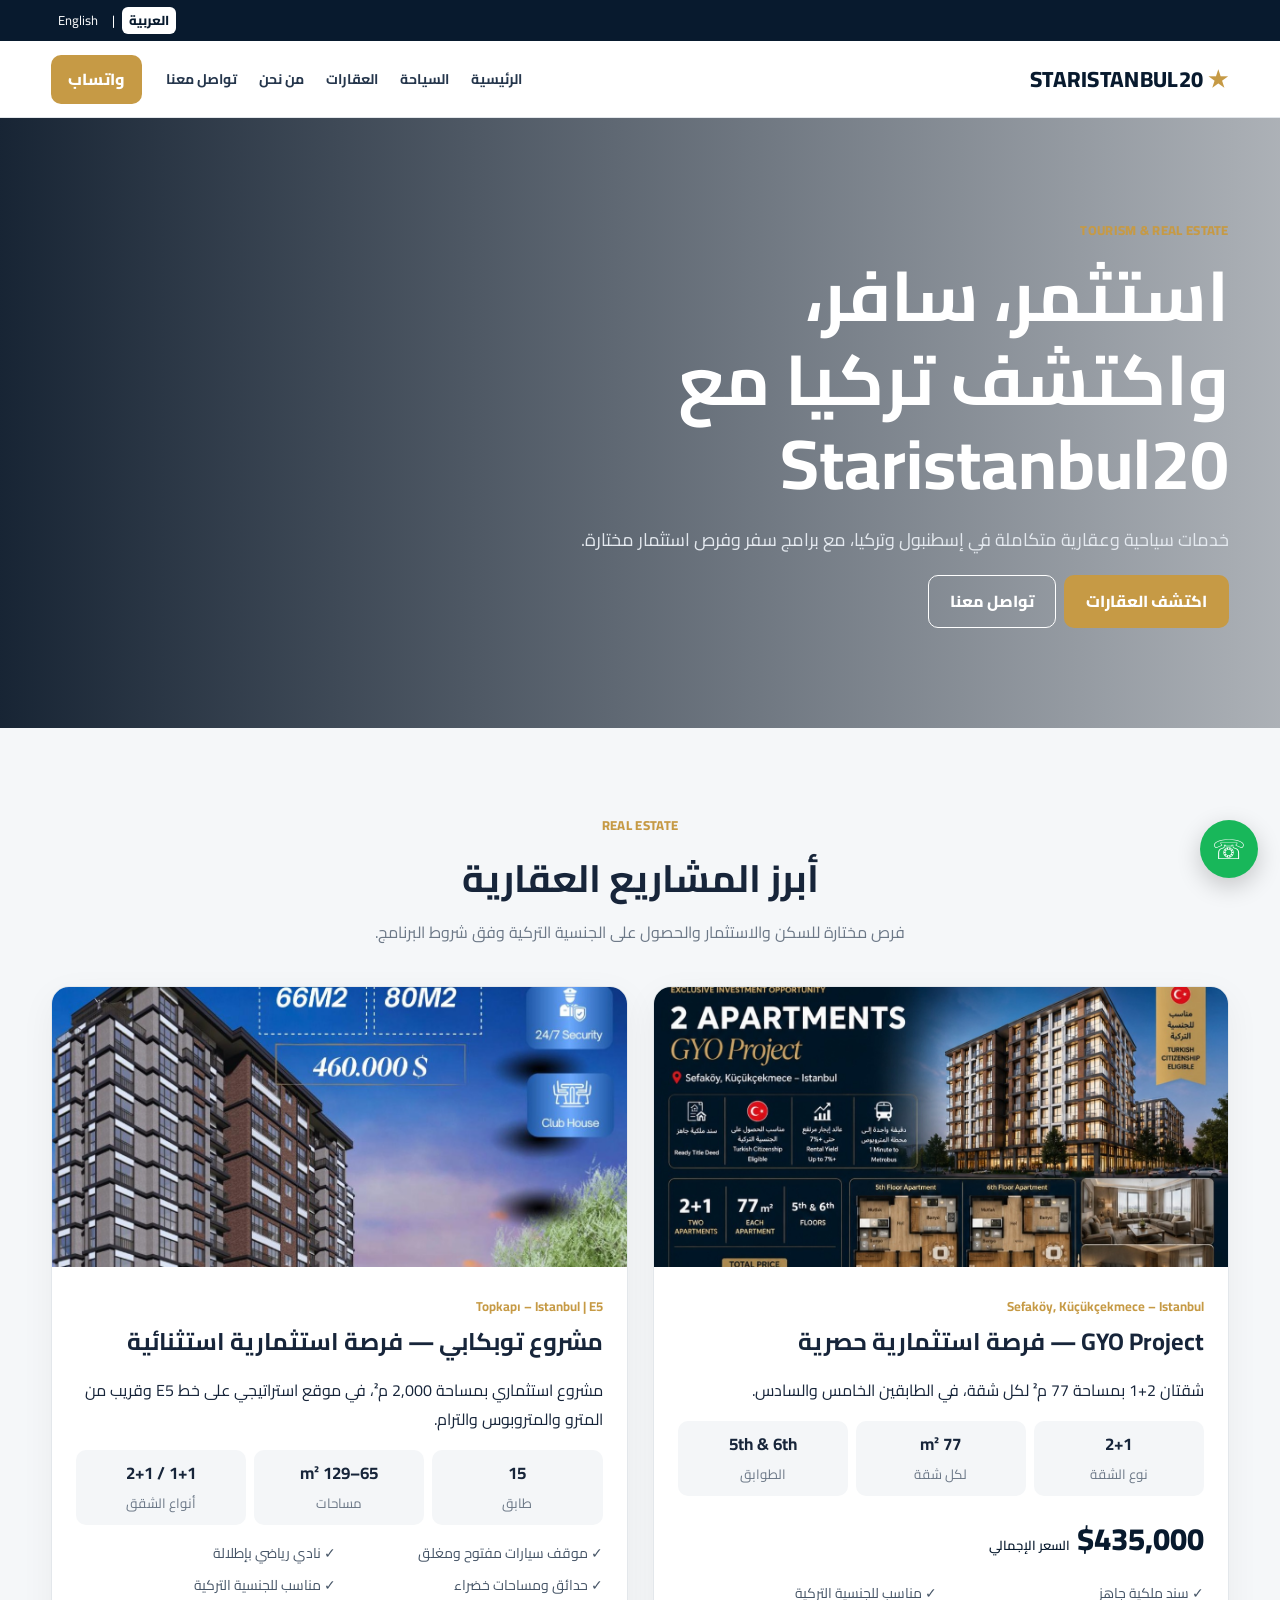
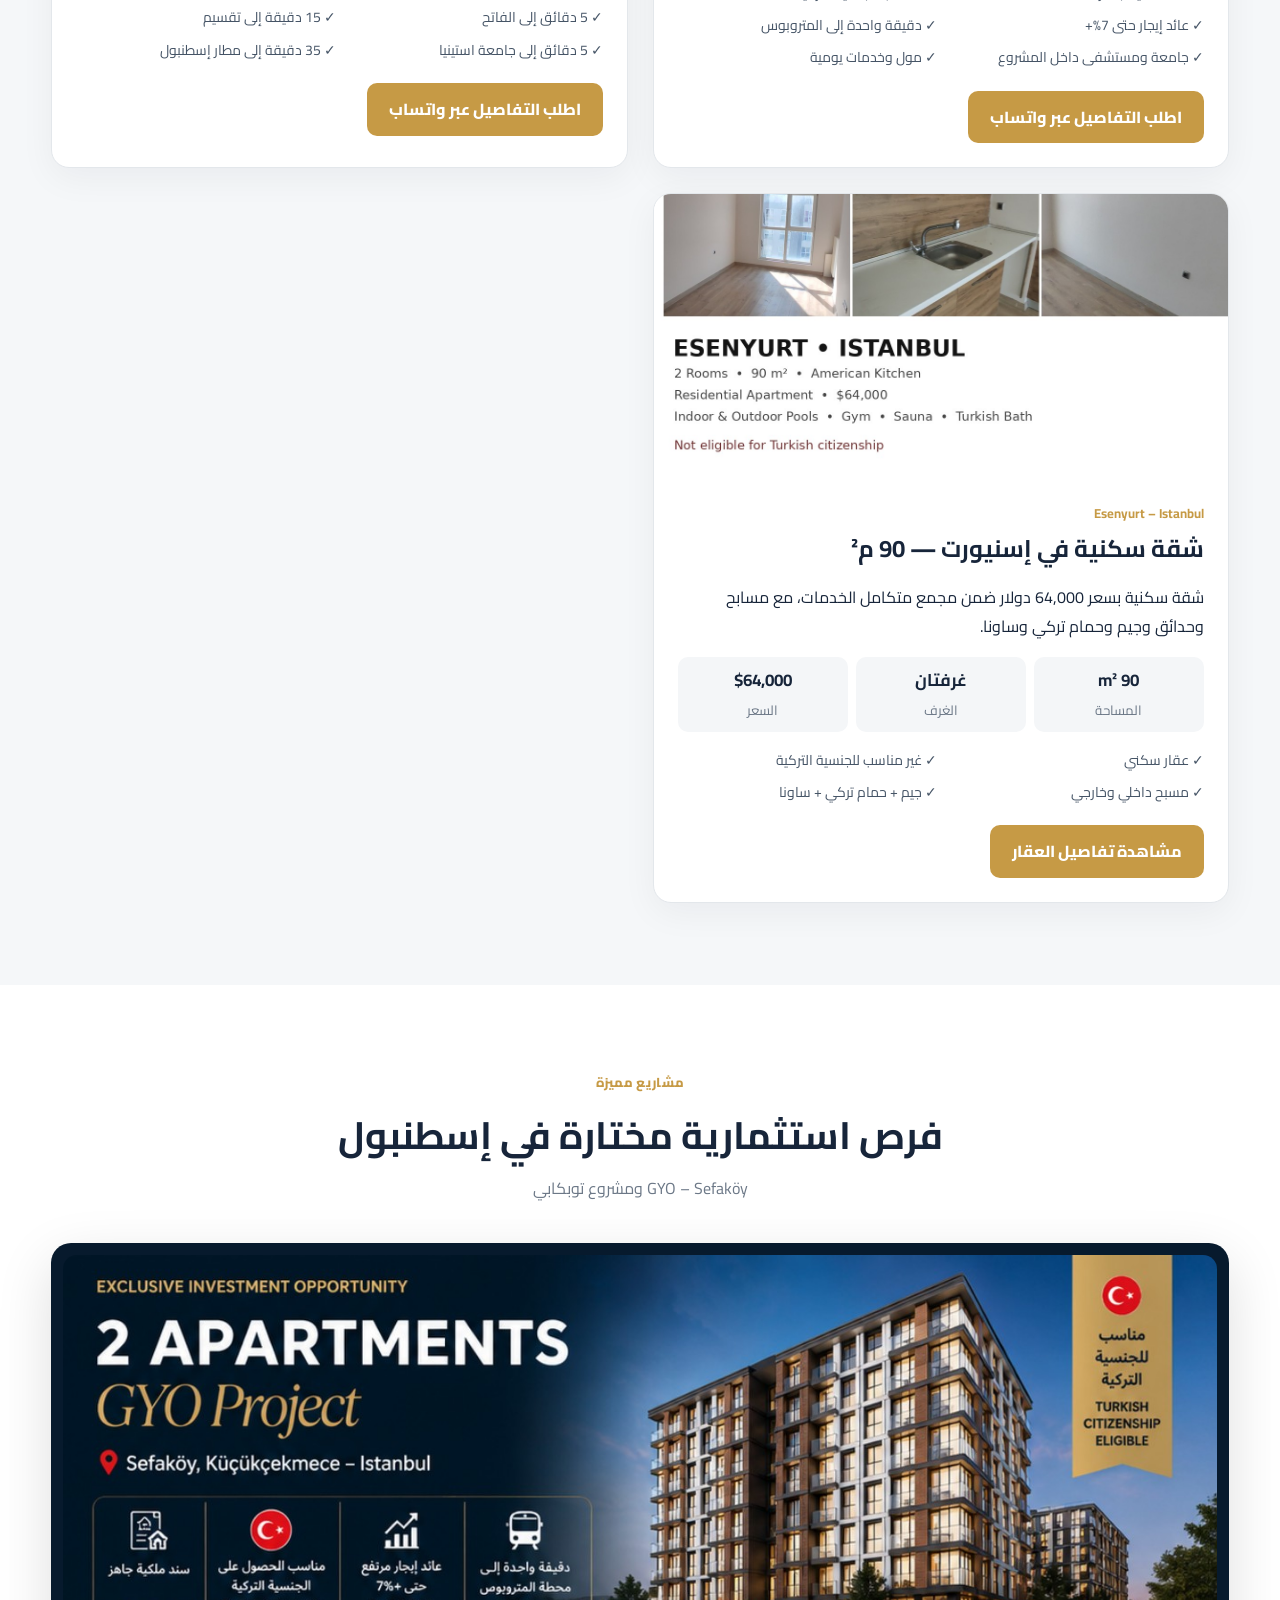
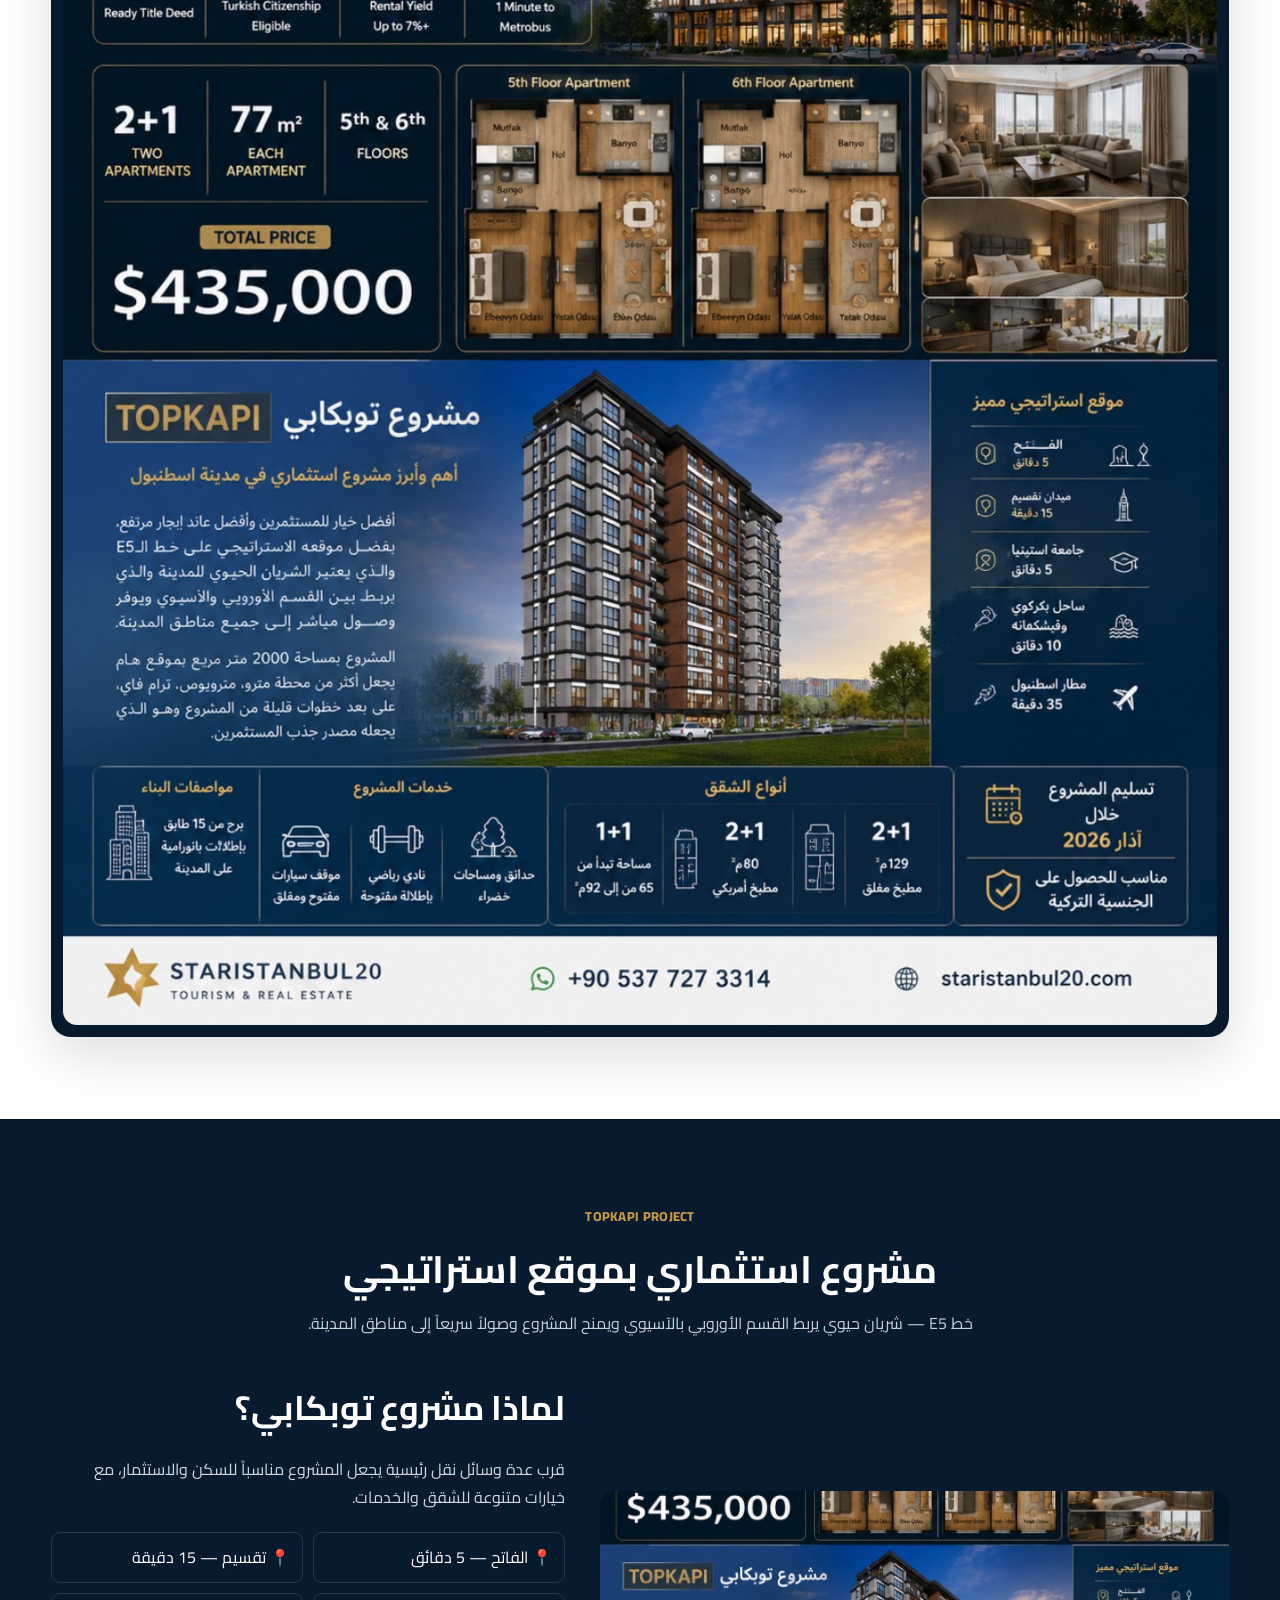
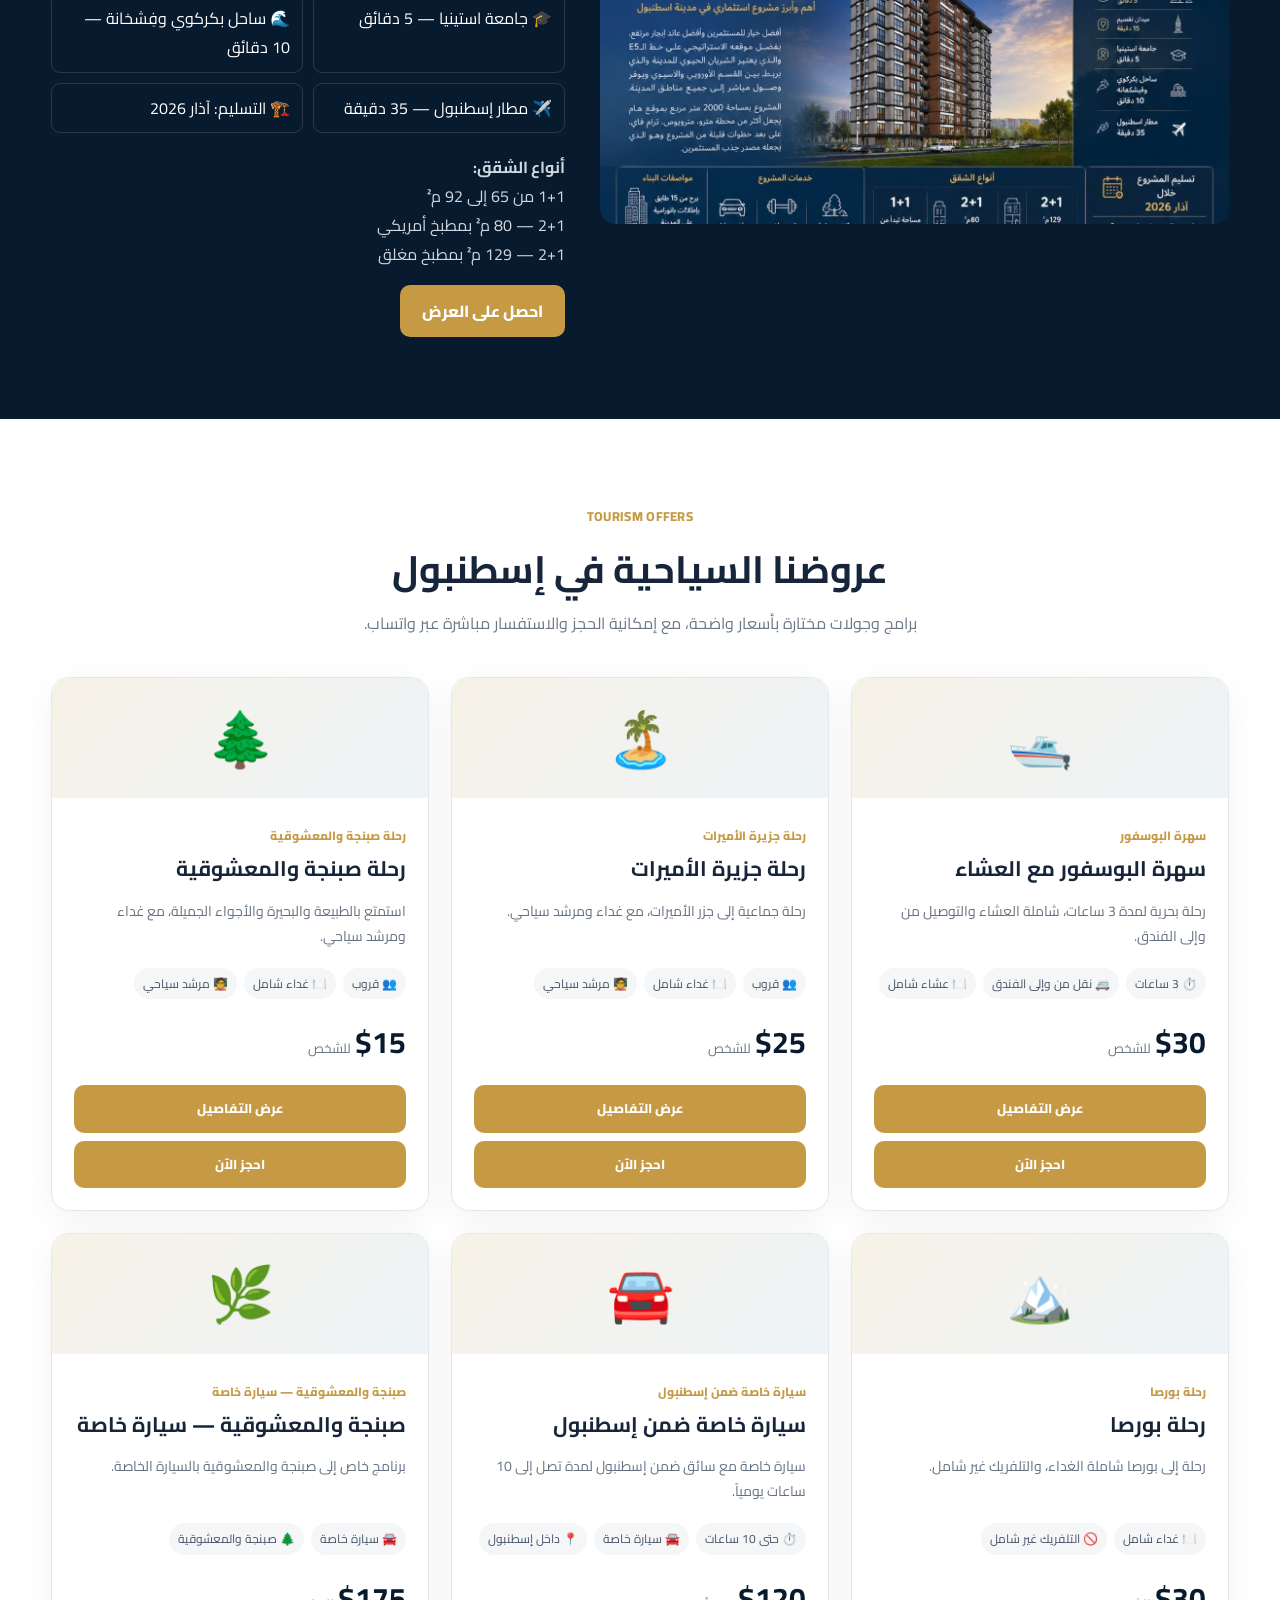
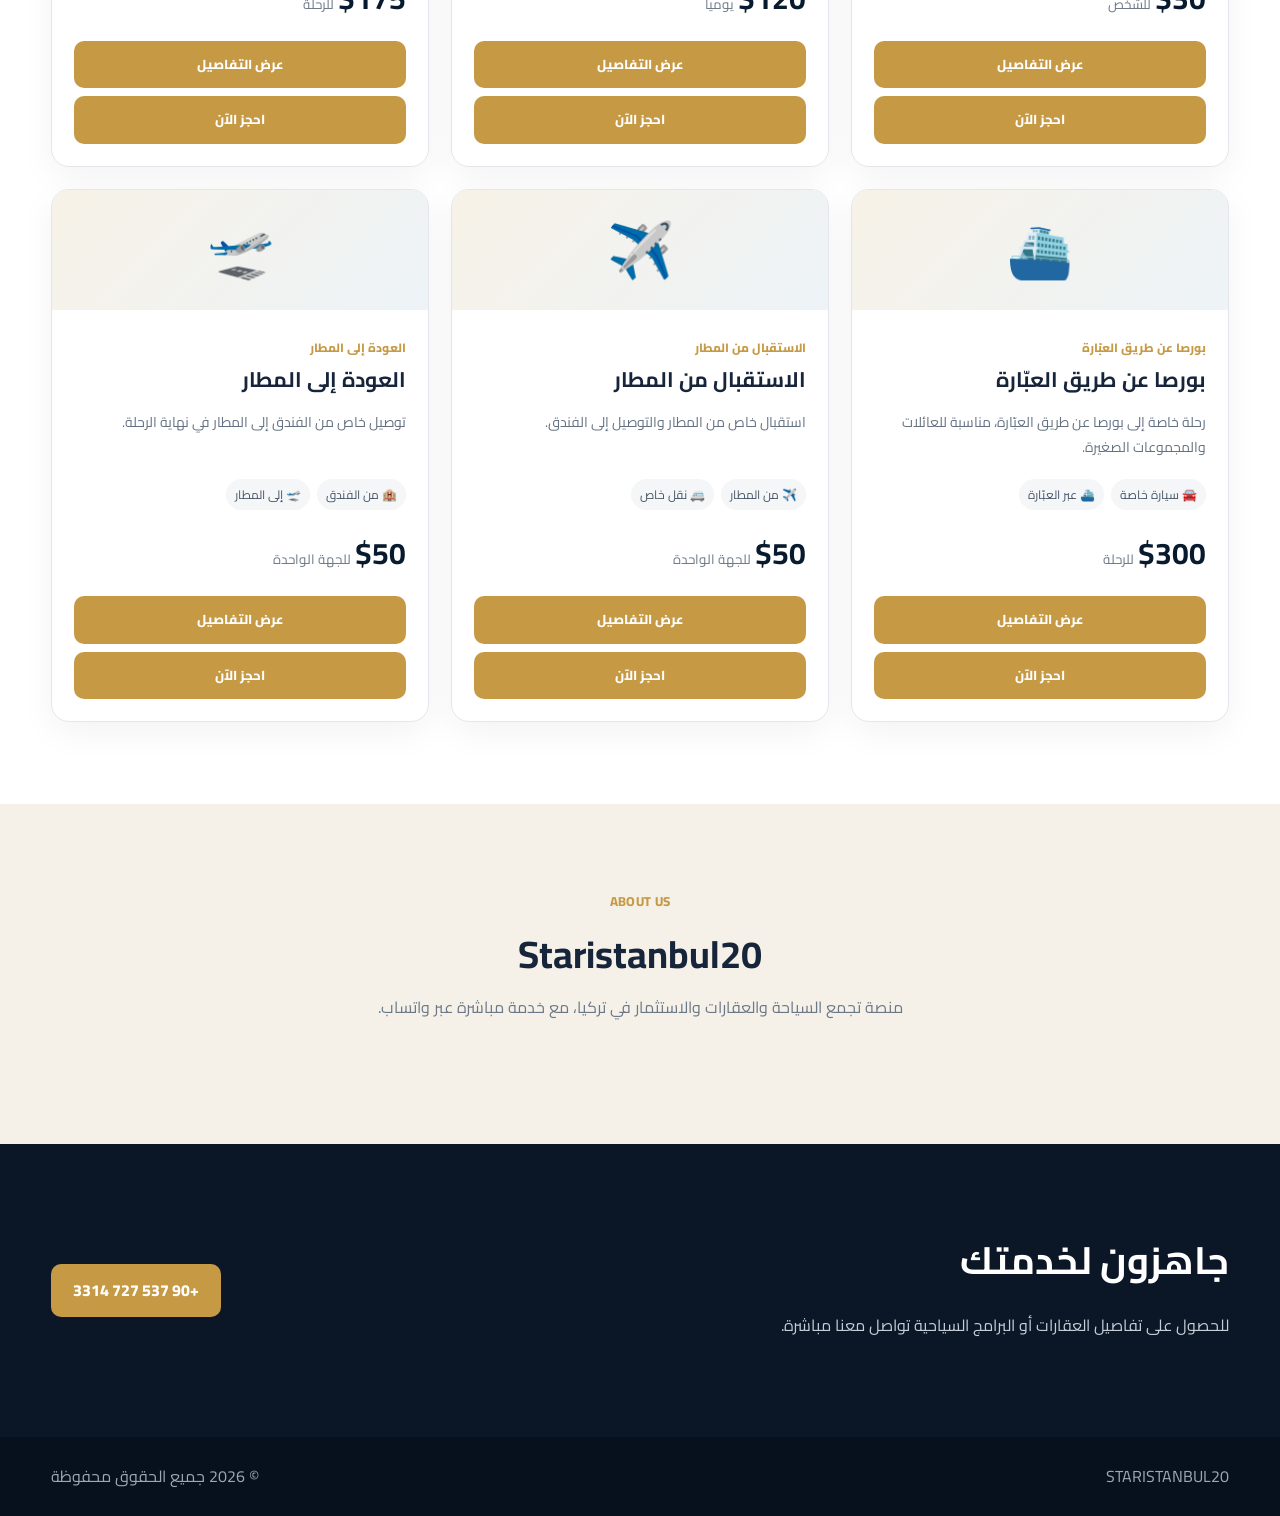
<file: index.html>
<!doctype html><html lang="ar" dir="rtl"><head><meta charset="utf-8"><meta name="viewport" content="width=device-width,initial-scale=1"><link rel="stylesheet" href="styles.css"><title>Staristanbul20 | سياحة وعقارات في تركيا</title><meta name="description" content="Staristanbul20 - Tourism, real estate and investment in Turkey"></head><body>
<div class="topbar"><div class="container"><button class="lang-btn active" data-lang="ar">العربية</button><span>|</span><button class="lang-btn" data-lang="en">English</button></div></div>
<header class="header"><div class="container nav"><a class="logo" href="index.html"><b>★</b> STARISTANBUL20</a><nav class="navlinks"><a href="index.html#home" data-ar="الرئيسية" data-en="Home">الرئيسية</a><a href="index.html#tourism" data-ar="السياحة" data-en="Tourism">السياحة</a><a href="index.html#properties" data-ar="العقارات" data-en="Real Estate">العقارات</a><a href="index.html#about" data-ar="من نحن" data-en="About Us">من نحن</a><a href="index.html#contact" data-ar="تواصل معنا" data-en="Contact Us">تواصل معنا</a></nav><a class="wa" href="https://wa.me/905377273314" target="_blank" data-ar="واتساب" data-en="WhatsApp">واتساب</a></div></header>
<main id="home"><section class="hero"><div class="container"><div class="tag">TOURISM & REAL ESTATE</div><h1 data-ar="استثمر، سافر،<br>واكتشف تركيا مع<br><b>Staristanbul20</b>" data-en="Invest, travel,<br>and discover Türkiye with<br><b>Staristanbul20</b>">استثمر، سافر،<br>واكتشف تركيا مع<br><b>Staristanbul20</b></h1><p data-ar="خدمات سياحية وعقارية متكاملة في إسطنبول وتركيا، مع برامج سفر وفرص استثمار مختارة." data-en="Integrated tourism and real estate services in Istanbul and Türkiye, with selected travel programs and investment opportunities.">خدمات سياحية وعقارية متكاملة في إسطنبول وتركيا، مع برامج سفر وفرص استثمار مختارة.</p><a class="btn gold" href="#properties" data-ar="اكتشف العقارات" data-en="Explore Real Estate">اكتشف العقارات</a><a class="btn outline" href="https://wa.me/905377273314" target="_blank" data-ar="تواصل معنا" data-en="Contact Us">تواصل معنا</a></div></section>
<section id="properties" class="section properties"><div class="container"><div class="heading"><span class="tag">REAL ESTATE</span><h2 data-ar="أبرز المشاريع العقارية" data-en="Featured Real Estate Projects">أبرز المشاريع العقارية</h2><p data-ar="فرص مختارة للسكن والاستثمار والحصول على الجنسية التركية وفق شروط البرنامج." data-en="Selected opportunities for living, investment and Turkish citizenship, subject to program requirements.">فرص مختارة للسكن والاستثمار والحصول على الجنسية التركية وفق شروط البرنامج.</p></div><div class="property-grid">
<article class="property"><img src="gyo.jpg" alt="GYO Project"><div class="property-body"><span class="location">Sefaköy, Küçükçekmece – Istanbul</span><h3 data-ar="GYO Project — فرصة استثمارية حصرية" data-en="GYO Project — Exclusive Investment Opportunity">GYO Project — فرصة استثمارية حصرية</h3><p data-ar="شقتان 2+1 بمساحة 77 م² لكل شقة، في الطابقين الخامس والسادس." data-en="Two 2+1 apartments, 77 m² each, on the 5th and 6th floors.">شقتان 2+1 بمساحة 77 م² لكل شقة، في الطابقين الخامس والسادس.</p><div class="facts"><div class="fact"><b>2+1</b><small data-ar="نوع الشقة" data-en="Type">نوع الشقة</small></div><div class="fact"><b>77 m²</b><small data-ar="لكل شقة" data-en="Each apartment">لكل شقة</small></div><div class="fact"><b>5th & 6th</b><small data-ar="الطوابق" data-en="Floors">الطوابق</small></div></div><div class="price">$435,000 <small data-ar="السعر الإجمالي" data-en="Total price" style="font-size:13px;font-weight:600">السعر الإجمالي</small></div><div class="features"><div data-ar="✓ سند ملكية جاهز" data-en="✓ Ready title deed">✓ سند ملكية جاهز</div><div data-ar="✓ مناسب للجنسية التركية" data-en="✓ Turkish citizenship eligible">✓ مناسب للجنسية التركية</div><div data-ar="✓ عائد إيجار حتى 7%+" data-en="✓ Rental yield up to 7%+">✓ عائد إيجار حتى 7%+</div><div data-ar="✓ دقيقة واحدة إلى المتروبوس" data-en="✓ 1 minute to Metrobus">✓ دقيقة واحدة إلى المتروبوس</div><div data-ar="✓ جامعة ومستشفى داخل المشروع" data-en="✓ University & hospital within the project">✓ جامعة ومستشفى داخل المشروع</div><div data-ar="✓ مول وخدمات يومية" data-en="✓ Mall & daily services">✓ مول وخدمات يومية</div></div><div class="details"><a class="btn gold" href="#" data-wa-ar="مرحباً، أريد تفاصيل مشروع GYO في Sefaköy" data-wa-en="Hello, I would like details about the GYO Project in Sefaköy" data-ar="اطلب التفاصيل عبر واتساب" data-en="Request details on WhatsApp">اطلب التفاصيل عبر واتساب</a></div></div></article>
<article class="property"><img src="topkapi-citizenship.jpg" alt="Topkapi Project"><div class="property-body"><span class="location">Topkapı – Istanbul | E5</span><h3 data-ar="مشروع توبكابي — فرصة استثمارية استثنائية" data-en="Topkapi Project — Exceptional Investment Opportunity">مشروع توبكابي — فرصة استثمارية استثنائية</h3><p data-ar="مشروع استثماري بمساحة 2,000 م²، في موقع استراتيجي على خط E5 وقريب من المترو والمتروبوس والترام." data-en="A 2,000 m² investment project in a strategic E5 location, close to metro, Metrobus and tram stations.">مشروع استثماري بمساحة 2,000 م²، في موقع استراتيجي على خط E5 وقريب من المترو والمتروبوس والترام.</p><div class="facts"><div class="fact"><b>15</b><small data-ar="طابق" data-en="Floors">طابق</small></div><div class="fact"><b>65–129 m²</b><small data-ar="مساحات" data-en="Sizes">مساحات</small></div><div class="fact"><b>1+1 / 2+1</b><small data-ar="أنواع الشقق" data-en="Apartment types">أنواع الشقق</small></div></div><div class="features"><div data-ar="✓ موقف سيارات مفتوح ومغلق" data-en="✓ Open & covered parking">✓ موقف سيارات مفتوح ومغلق</div><div data-ar="✓ نادي رياضي بإطلالة" data-en="✓ Gym with views">✓ نادي رياضي بإطلالة</div><div data-ar="✓ حدائق ومساحات خضراء" data-en="✓ Gardens & green spaces">✓ حدائق ومساحات خضراء</div><div data-ar="✓ مناسب للجنسية التركية" data-en="✓ Turkish citizenship eligible">✓ مناسب للجنسية التركية</div><div data-ar="✓ 5 دقائق إلى الفاتح" data-en="✓ 5 min to Fatih">✓ 5 دقائق إلى الفاتح</div><div data-ar="✓ 15 دقيقة إلى تقسيم" data-en="✓ 15 min to Taksim">✓ 15 دقيقة إلى تقسيم</div><div data-ar="✓ 5 دقائق إلى جامعة استينيا" data-en="✓ 5 min to Istinye University">✓ 5 دقائق إلى جامعة استينيا</div><div data-ar="✓ 35 دقيقة إلى مطار إسطنبول" data-en="✓ 35 min to Istanbul Airport">✓ 35 دقيقة إلى مطار إسطنبول</div></div><div class="details"><a class="btn gold" href="#" data-wa-ar="مرحباً، أريد تفاصيل مشروع توبكابي" data-wa-en="Hello, I would like details about the Topkapi Project" data-ar="اطلب التفاصيل عبر واتساب" data-en="Request details on WhatsApp">اطلب التفاصيل عبر واتساب</a></div></div></article>
<article class="property"><img src="esenyurt.jpg" alt="Esenyurt Residential Apartment"><div class="property-body"><span class="location">Esenyurt – Istanbul</span><h3 data-ar="شقة سكنية في إسنيورت — 90 م²" data-en="Residential Apartment in Esenyurt — 90 m²">شقة سكنية في إسنيورت — 90 م²</h3><p data-ar="شقة سكنية بسعر 64,000 دولار ضمن مجمع متكامل الخدمات، مع مسابح وحدائق وجيم وحمام تركي وساونا." data-en="A 90 m² residential apartment priced at $64,000 in a serviced complex with pools, gardens, gym, Turkish bath and sauna.">شقة سكنية بسعر 64,000 دولار ضمن مجمع متكامل الخدمات، مع مسابح وحدائق وجيم وحمام تركي وساونا.</p><div class="facts"><div class="fact"><b>90 m²</b><small data-ar="المساحة" data-en="Area">المساحة</small></div><div class="fact"><b data-ar="غرفتان" data-en="2 rooms">غرفتان</b><small data-ar="الغرف" data-en="Rooms">الغرف</small></div><div class="fact"><b>$64,000</b><small data-ar="السعر" data-en="Price">السعر</small></div></div><div class="features"><div data-ar="✓ عقار سكني" data-en="✓ Residential property">✓ عقار سكني</div><div data-ar="✓ غير مناسب للجنسية التركية" data-en="✓ Not eligible for Turkish citizenship">✓ غير مناسب للجنسية التركية</div><div data-ar="✓ مسبح داخلي وخارجي" data-en="✓ Indoor & outdoor pools">✓ مسبح داخلي وخارجي</div><div data-ar="✓ جيم + حمام تركي + ساونا" data-en="✓ Gym + Turkish bath + sauna">✓ جيم + حمام تركي + ساونا</div></div><div class="details"><a class="btn gold" href="esenyurt-apartment.html" data-ar="مشاهدة تفاصيل العقار" data-en="View property details">مشاهدة تفاصيل العقار</a></div></div></article>
</div></div></section>
<section class="section featured-section"><div class="container"><div class="heading"><span class="tag" data-ar="مشاريع مميزة" data-en="FEATURED PROJECTS">مشاريع مميزة</span><h2 data-ar="فرص استثمارية مختارة في إسطنبول" data-en="Selected Investment Opportunities in Istanbul">فرص استثمارية مختارة في إسطنبول</h2><p data-ar="GYO – Sefaköy ومشروع توبكابي" data-en="GYO – Sefaköy and the Topkapi Project">GYO – Sefaköy ومشروع توبكابي</p></div><div class="featured-image"><img src="gyo-topkapi-projects.png" alt="GYO and Topkapi projects"></div></div></section>
<section class="section project-dark"><div class="container"><div class="heading"><span class="tag">TOPKAPI PROJECT</span><h2 data-ar="مشروع استثماري بموقع استراتيجي" data-en="Investment Project in a Strategic Location">مشروع استثماري بموقع استراتيجي</h2><p data-ar="خط E5 — شريان حيوي يربط القسم الأوروبي بالآسيوي ويمنح المشروع وصولاً سريعاً إلى مناطق المدينة." data-en="E5 is a vital artery connecting the European and Asian sides and providing fast access to many areas of the city.">خط E5 — شريان حيوي يربط القسم الأوروبي بالآسيوي ويمنح المشروع وصولاً سريعاً إلى مناطق المدينة.</p></div><div class="featured"><img src="topkapi.jpg" alt="Topkapi Project"><div><h3 data-ar="لماذا مشروع توبكابي؟" data-en="Why Topkapi Project?">لماذا مشروع توبكابي؟</h3><p data-ar="قرب عدة وسائل نقل رئيسية يجعل المشروع مناسباً للسكن والاستثمار، مع خيارات متنوعة للشقق والخدمات." data-en="Its proximity to major transport links makes the project suitable for living and investment, with varied apartment options and amenities.">قرب عدة وسائل نقل رئيسية يجعل المشروع مناسباً للسكن والاستثمار، مع خيارات متنوعة للشقق والخدمات.</p><div class="bullets"><div data-ar="📍 الفاتح — 5 دقائق" data-en="📍 Fatih — 5 min">📍 الفاتح — 5 دقائق</div><div data-ar="📍 تقسيم — 15 دقيقة" data-en="📍 Taksim — 15 min">📍 تقسيم — 15 دقيقة</div><div data-ar="🎓 جامعة استينيا — 5 دقائق" data-en="🎓 Istinye University — 5 min">🎓 جامعة استينيا — 5 دقائق</div><div data-ar="🌊 ساحل بكركوي وفِشخانة — 10 دقائق" data-en="🌊 Bakırköy coast & Fişekhane — 10 min">🌊 ساحل بكركوي وفِشخانة — 10 دقائق</div><div data-ar="✈️ مطار إسطنبول — 35 دقيقة" data-en="✈️ Istanbul Airport — 35 min">✈️ مطار إسطنبول — 35 دقيقة</div><div data-ar="🏗️ التسليم: آذار 2026" data-en="🏗️ Delivery: March 2026">🏗️ التسليم: آذار 2026</div></div><p data-ar="<b>أنواع الشقق:</b><br>1+1 من 65 إلى 92 م²<br>2+1 — 80 م² بمطبخ أمريكي<br>2+1 — 129 م² بمطبخ مغلق" data-en="<b>Apartment types:</b><br>1+1 from 65 to 92 m²<br>2+1 — 80 m² with American kitchen<br>2+1 — 129 m² with closed kitchen"> <b>أنواع الشقق:</b><br>1+1 من 65 إلى 92 م²<br>2+1 — 80 م² بمطبخ أمريكي<br>2+1 — 129 م² بمطبخ مغلق</p><a class="btn gold" href="#" data-wa-ar="مرحباً، أريد عرض مشروع توبكابي" data-wa-en="Hello, I would like the Topkapi Project offer" data-ar="احصل على العرض" data-en="Get the offer">احصل على العرض</a></div></div></div></section>
<section id="tourism" class="section"><div class="container"><div class="heading"><span class="tag">TOURISM OFFERS</span><h2 data-ar="عروضنا السياحية في إسطنبول" data-en="Our Istanbul Tourism Offers">عروضنا السياحية في إسطنبول</h2><p data-ar="برامج وجولات مختارة بأسعار واضحة، مع إمكانية الحجز والاستفسار مباشرة عبر واتساب." data-en="Selected tours and services with clear prices and direct booking via WhatsApp.">برامج وجولات مختارة بأسعار واضحة، مع إمكانية الحجز والاستفسار مباشرة عبر واتساب.</p></div><div class="tour-grid"><article class="tour-card"><div class="tour-icon">🛥️</div><div class="tour-body"><span class="tour-type" data-ar="سهرة البوسفور" data-en="Bosphorus Dinner Cruise">سهرة البوسفور</span><h3 data-ar="سهرة البوسفور مع العشاء" data-en="Bosphorus Dinner Cruise">سهرة البوسفور مع العشاء</h3><p data-ar="رحلة بحرية لمدة 3 ساعات، شاملة العشاء والتوصيل من وإلى الفندق." data-en="3-hour cruise including dinner and hotel pickup and drop-off.">رحلة بحرية لمدة 3 ساعات، شاملة العشاء والتوصيل من وإلى الفندق.</p><div class="tour-meta"><span data-ar="⏱️ 3 ساعات" data-en="⏱️ 3 hours">⏱️ 3 ساعات</span><span data-ar="🚐 نقل من وإلى الفندق" data-en="🚐 Hotel pickup &amp; drop-off">🚐 نقل من وإلى الفندق</span><span data-ar="🍽️ عشاء شامل" data-en="🍽️ Dinner included">🍽️ عشاء شامل</span></div><div class="tour-price"><b>$30</b><small data-ar="للشخص" data-en="per person">للشخص</small></div><a class="btn gold" href="tour-bosphorus-dinner.html" data-ar="عرض التفاصيل" data-en="View details">عرض التفاصيل</a><a class="btn gold" style="margin-top:8px" href="#" data-wa-ar="مرحباً، أريد حجز سهرة البوسفور مع العشاء بسعر $30 للشخص" data-wa-en="Hello, I would like to book Bosphorus Dinner Cruise for $30 per person" data-ar="احجز الآن" data-en="Book now">احجز الآن</a></div></article><article class="tour-card"><div class="tour-icon">🏝️</div><div class="tour-body"><span class="tour-type" data-ar="رحلة جزيرة الأميرات" data-en="Princes’ Islands Tour">رحلة جزيرة الأميرات</span><h3 data-ar="رحلة جزيرة الأميرات" data-en="Princes’ Islands Tour">رحلة جزيرة الأميرات</h3><p data-ar="رحلة جماعية إلى جزر الأميرات، مع غداء ومرشد سياحي." data-en="Group tour to the Princes’ Islands with lunch and a tour guide.">رحلة جماعية إلى جزر الأميرات، مع غداء ومرشد سياحي.</p><div class="tour-meta"><span data-ar="👥 قروب" data-en="👥 Group">👥 قروب</span><span data-ar="🍽️ غداء شامل" data-en="🍽️ Lunch included">🍽️ غداء شامل</span><span data-ar="🧑‍🏫 مرشد سياحي" data-en="🧑‍🏫 Tour guide">🧑‍🏫 مرشد سياحي</span></div><div class="tour-price"><b>$25</b><small data-ar="للشخص" data-en="per person">للشخص</small></div><a class="btn gold" href="tour-princess-islands.html" data-ar="عرض التفاصيل" data-en="View details">عرض التفاصيل</a><a class="btn gold" style="margin-top:8px" href="#" data-wa-ar="مرحباً، أريد حجز رحلة جزيرة الأميرات بسعر $25 للشخص" data-wa-en="Hello, I would like to book Princes’ Islands Tour for $25 per person" data-ar="احجز الآن" data-en="Book now">احجز الآن</a></div></article><article class="tour-card"><div class="tour-icon">🌲</div><div class="tour-body"><span class="tour-type" data-ar="رحلة صبنجة والمعشوقية" data-en="Sapanca & Maşukiye Group Tour">رحلة صبنجة والمعشوقية</span><h3 data-ar="رحلة صبنجة والمعشوقية" data-en="Sapanca & Maşukiye Group Tour">رحلة صبنجة والمعشوقية</h3><p data-ar="استمتع بالطبيعة والبحيرة والأجواء الجميلة، مع غداء ومرشد سياحي." data-en="Enjoy nature, the lake and beautiful scenery with lunch and a tour guide.">استمتع بالطبيعة والبحيرة والأجواء الجميلة، مع غداء ومرشد سياحي.</p><div class="tour-meta"><span data-ar="👥 قروب" data-en="👥 Group">👥 قروب</span><span data-ar="🍽️ غداء شامل" data-en="🍽️ Lunch included">🍽️ غداء شامل</span><span data-ar="🧑‍🏫 مرشد سياحي" data-en="🧑‍🏫 Tour guide">🧑‍🏫 مرشد سياحي</span></div><div class="tour-price"><b>$15</b><small data-ar="للشخص" data-en="per person">للشخص</small></div><a class="btn gold" href="tour-sapanca-masukiye-group.html" data-ar="عرض التفاصيل" data-en="View details">عرض التفاصيل</a><a class="btn gold" style="margin-top:8px" href="#" data-wa-ar="مرحباً، أريد حجز رحلة صبنجة والمعشوقية بسعر $15 للشخص" data-wa-en="Hello, I would like to book Sapanca &amp; Maşukiye Group Tour for $15 per person" data-ar="احجز الآن" data-en="Book now">احجز الآن</a></div></article><article class="tour-card"><div class="tour-icon">🏔️</div><div class="tour-body"><span class="tour-type" data-ar="رحلة بورصا" data-en="Bursa Group Tour">رحلة بورصا</span><h3 data-ar="رحلة بورصا" data-en="Bursa Group Tour">رحلة بورصا</h3><p data-ar="رحلة إلى بورصا شاملة الغداء، والتلفريك غير شامل." data-en="Bursa group tour with lunch included; cable car is not included.">رحلة إلى بورصا شاملة الغداء، والتلفريك غير شامل.</p><div class="tour-meta"><span data-ar="🍽️ غداء شامل" data-en="🍽️ Lunch included">🍽️ غداء شامل</span><span data-ar="🚫 التلفريك غير شامل" data-en="🚫 Cable car not included">🚫 التلفريك غير شامل</span></div><div class="tour-price"><b>$30</b><small data-ar="للشخص" data-en="per person">للشخص</small></div><a class="btn gold" href="tour-bursa-group.html" data-ar="عرض التفاصيل" data-en="View details">عرض التفاصيل</a><a class="btn gold" style="margin-top:8px" href="#" data-wa-ar="مرحباً، أريد حجز رحلة بورصا بسعر $30 للشخص" data-wa-en="Hello, I would like to book Bursa Group Tour for $30 per person" data-ar="احجز الآن" data-en="Book now">احجز الآن</a></div></article><article class="tour-card"><div class="tour-icon">🚘</div><div class="tour-body"><span class="tour-type" data-ar="سيارة خاصة ضمن إسطنبول" data-en="Private Istanbul Car">سيارة خاصة ضمن إسطنبول</span><h3 data-ar="سيارة خاصة ضمن إسطنبول" data-en="Private Istanbul Car">سيارة خاصة ضمن إسطنبول</h3><p data-ar="سيارة خاصة مع سائق ضمن إسطنبول لمدة تصل إلى 10 ساعات يومياً." data-en="Private car with driver in Istanbul for up to 10 hours per day.">سيارة خاصة مع سائق ضمن إسطنبول لمدة تصل إلى 10 ساعات يومياً.</p><div class="tour-meta"><span data-ar="⏱️ حتى 10 ساعات" data-en="⏱️ Up to 10 hours">⏱️ حتى 10 ساعات</span><span data-ar="🚘 سيارة خاصة" data-en="🚘 Private car">🚘 سيارة خاصة</span><span data-ar="📍 داخل إسطنبول" data-en="📍 Istanbul">📍 داخل إسطنبول</span></div><div class="tour-price"><b>$120</b><small data-ar="يومياً" data-en="per day">يومياً</small></div><a class="btn gold" href="tour-istanbul-private-car.html" data-ar="عرض التفاصيل" data-en="View details">عرض التفاصيل</a><a class="btn gold" style="margin-top:8px" href="#" data-wa-ar="مرحباً، أريد حجز سيارة خاصة ضمن إسطنبول بسعر $120 يومياً" data-wa-en="Hello, I would like to book Private Istanbul Car for $120 per day" data-ar="احجز الآن" data-en="Book now">احجز الآن</a></div></article><article class="tour-card"><div class="tour-icon">🌿</div><div class="tour-body"><span class="tour-type" data-ar="صبنجة والمعشوقية — سيارة خاصة" data-en="Private Sapanca & Maşukiye">صبنجة والمعشوقية — سيارة خاصة</span><h3 data-ar="صبنجة والمعشوقية — سيارة خاصة" data-en="Private Sapanca & Maşukiye">صبنجة والمعشوقية — سيارة خاصة</h3><p data-ar="برنامج خاص إلى صبنجة والمعشوقية بالسيارة الخاصة." data-en="Private trip to Sapanca & Maşukiye by private car.">برنامج خاص إلى صبنجة والمعشوقية بالسيارة الخاصة.</p><div class="tour-meta"><span data-ar="🚘 سيارة خاصة" data-en="🚘 Private car">🚘 سيارة خاصة</span><span data-ar="🌲 صبنجة والمعشوقية" data-en="🌲 Sapanca &amp; Maşukiye">🌲 صبنجة والمعشوقية</span></div><div class="tour-price"><b>$175</b><small data-ar="للرحلة" data-en="per trip">للرحلة</small></div><a class="btn gold" href="tour-sapanca-masukiye-private.html" data-ar="عرض التفاصيل" data-en="View details">عرض التفاصيل</a><a class="btn gold" style="margin-top:8px" href="#" data-wa-ar="مرحباً، أريد حجز صبنجة والمعشوقية — سيارة خاصة بسعر $175 للرحلة" data-wa-en="Hello, I would like to book Private Sapanca &amp; Maşukiye for $175 per trip" data-ar="احجز الآن" data-en="Book now">احجز الآن</a></div></article><article class="tour-card"><div class="tour-icon">⛴️</div><div class="tour-body"><span class="tour-type" data-ar="بورصا عن طريق العبّارة" data-en="Private Bursa by Ferry">بورصا عن طريق العبّارة</span><h3 data-ar="بورصا عن طريق العبّارة" data-en="Private Bursa by Ferry">بورصا عن طريق العبّارة</h3><p data-ar="رحلة خاصة إلى بورصا عن طريق العبّارة، مناسبة للعائلات والمجموعات الصغيرة." data-en="Private Bursa trip by ferry, suitable for families and small groups.">رحلة خاصة إلى بورصا عن طريق العبّارة، مناسبة للعائلات والمجموعات الصغيرة.</p><div class="tour-meta"><span data-ar="🚘 سيارة خاصة" data-en="🚘 Private car">🚘 سيارة خاصة</span><span data-ar="⛴️ عبر العبّارة" data-en="⛴️ By ferry">⛴️ عبر العبّارة</span></div><div class="tour-price"><b>$300</b><small data-ar="للرحلة" data-en="per trip">للرحلة</small></div><a class="btn gold" href="tour-bursa-ferry-private.html" data-ar="عرض التفاصيل" data-en="View details">عرض التفاصيل</a><a class="btn gold" style="margin-top:8px" href="#" data-wa-ar="مرحباً، أريد حجز بورصا عن طريق العبّارة بسعر $300 للرحلة" data-wa-en="Hello, I would like to book Private Bursa by Ferry for $300 per trip" data-ar="احجز الآن" data-en="Book now">احجز الآن</a></div></article><article class="tour-card"><div class="tour-icon">✈️</div><div class="tour-body"><span class="tour-type" data-ar="الاستقبال من المطار" data-en="Airport Pickup">الاستقبال من المطار</span><h3 data-ar="الاستقبال من المطار" data-en="Airport Pickup">الاستقبال من المطار</h3><p data-ar="استقبال خاص من المطار والتوصيل إلى الفندق." data-en="Private airport pickup and transfer to the hotel.">استقبال خاص من المطار والتوصيل إلى الفندق.</p><div class="tour-meta"><span data-ar="✈️ من المطار" data-en="✈️ From airport">✈️ من المطار</span><span data-ar="🚐 نقل خاص" data-en="🚐 Private transfer">🚐 نقل خاص</span></div><div class="tour-price"><b>$50</b><small data-ar="للجهة الواحدة" data-en="one way">للجهة الواحدة</small></div><a class="btn gold" href="tour-airport-pickup.html" data-ar="عرض التفاصيل" data-en="View details">عرض التفاصيل</a><a class="btn gold" style="margin-top:8px" href="#" data-wa-ar="مرحباً، أريد حجز الاستقبال من المطار بسعر $50 للجهة الواحدة" data-wa-en="Hello, I would like to book Airport Pickup for $50 one way" data-ar="احجز الآن" data-en="Book now">احجز الآن</a></div></article><article class="tour-card"><div class="tour-icon">🛫</div><div class="tour-body"><span class="tour-type" data-ar="العودة إلى المطار" data-en="Airport Drop-off">العودة إلى المطار</span><h3 data-ar="العودة إلى المطار" data-en="Airport Drop-off">العودة إلى المطار</h3><p data-ar="توصيل خاص من الفندق إلى المطار في نهاية الرحلة." data-en="Private transfer from the hotel to the airport at the end of the trip.">توصيل خاص من الفندق إلى المطار في نهاية الرحلة.</p><div class="tour-meta"><span data-ar="🏨 من الفندق" data-en="🏨 From hotel">🏨 من الفندق</span><span data-ar="🛫 إلى المطار" data-en="🛫 To airport">🛫 إلى المطار</span></div><div class="tour-price"><b>$50</b><small data-ar="للجهة الواحدة" data-en="one way">للجهة الواحدة</small></div><a class="btn gold" href="tour-airport-dropoff.html" data-ar="عرض التفاصيل" data-en="View details">عرض التفاصيل</a><a class="btn gold" style="margin-top:8px" href="#" data-wa-ar="مرحباً، أريد حجز العودة إلى المطار بسعر $50 للجهة الواحدة" data-wa-en="Hello, I would like to book Airport Drop-off for $50 one way" data-ar="احجز الآن" data-en="Book now">احجز الآن</a></div></article></div></div></section><section id="about" class="section about"><div class="container"><div class="heading"><span class="tag">ABOUT US</span><h2>Staristanbul20</h2><p data-ar="منصة تجمع السياحة والعقارات والاستثمار في تركيا، مع خدمة مباشرة عبر واتساب." data-en="A platform bringing together tourism, real estate and investment in Türkiye, with direct WhatsApp service.">منصة تجمع السياحة والعقارات والاستثمار في تركيا، مع خدمة مباشرة عبر واتساب.</p></div></div></section></main><section id="contact" class="section contact"><div class="container box"><div><h2 data-ar="جاهزون لخدمتك" data-en="Ready to help you">جاهزون لخدمتك</h2><p data-ar="للحصول على تفاصيل العقارات أو البرامج السياحية تواصل معنا مباشرة." data-en="Contact us directly for property details or tourism programs.">للحصول على تفاصيل العقارات أو البرامج السياحية تواصل معنا مباشرة.</p></div><a class="btn gold" href="https://wa.me/905377273314" target="_blank">+90 537 727 3314</a></div></section><a class="float" href="https://wa.me/905377273314" target="_blank" aria-label="WhatsApp">☏</a><footer class="footer"><div class="container"><div>STARISTANBUL20</div><div data-ar="© 2026 جميع الحقوق محفوظة" data-en="© 2026 All rights reserved">© 2026 جميع الحقوق محفوظة</div></div></footer><script src="lang.js"></script></body></html>
</file>
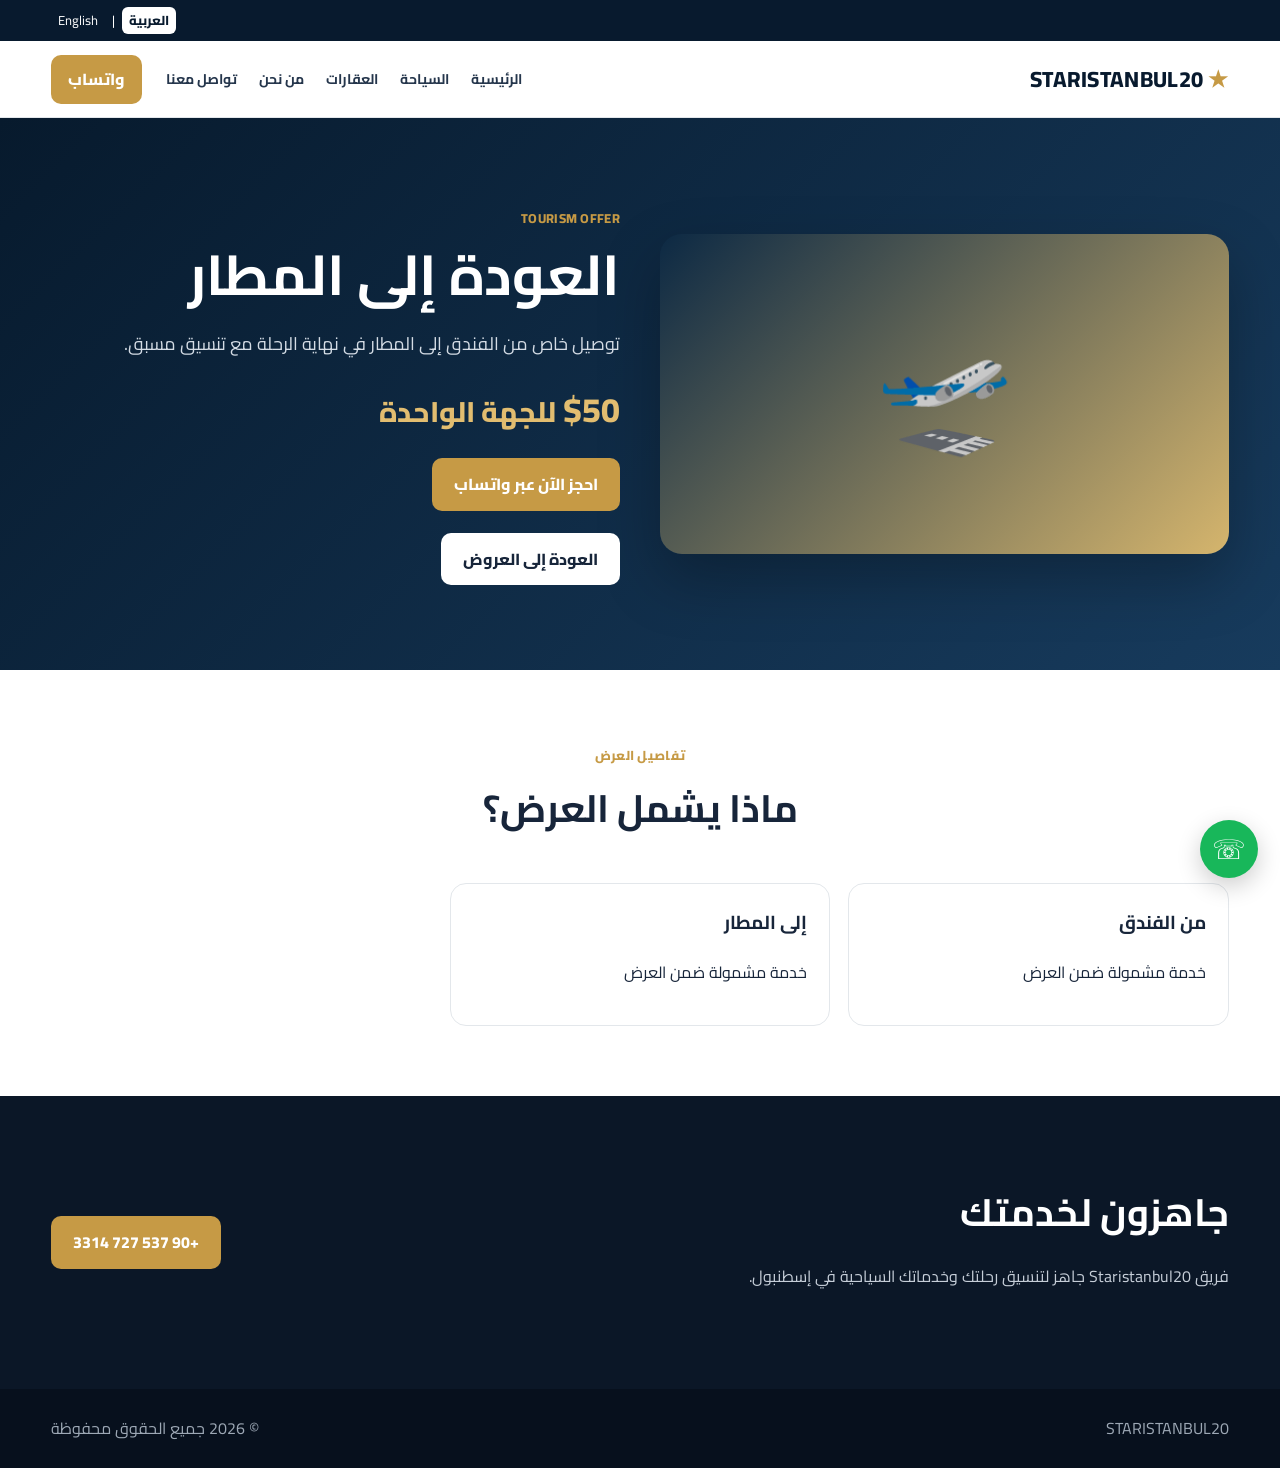
<file: tour-airport-dropoff.html>
<!doctype html><html lang="ar" dir="rtl"><head><meta charset="utf-8"><meta name="viewport" content="width=device-width,initial-scale=1"><link rel="stylesheet" href="styles.css"><title>العودة إلى المطار | Staristanbul20</title><meta name="description" content="Airport Drop-off - Staristanbul20"></head><body><div class="topbar"><div class="container"><button class="lang-btn active" data-lang="ar">العربية</button><span>|</span><button class="lang-btn" data-lang="en">English</button></div></div>
<header class="header"><div class="container nav"><a class="logo" href="index.html"><b>★</b> STARISTANBUL20</a><nav class="navlinks"><a href="index.html#home" data-ar="الرئيسية" data-en="Home">الرئيسية</a><a href="index.html#tourism" data-ar="السياحة" data-en="Tourism">السياحة</a><a href="index.html#properties" data-ar="العقارات" data-en="Real Estate">العقارات</a><a href="index.html#about" data-ar="من نحن" data-en="About Us">من نحن</a><a href="index.html#contact" data-ar="تواصل معنا" data-en="Contact Us">تواصل معنا</a></nav><a class="wa" href="https://wa.me/905377273314" target="_blank" data-ar="واتساب" data-en="WhatsApp">واتساب</a></div></header>
<section class="detail-hero"><div class="container detail-card"><div class="detail-visual">🛫</div><div><span class="tag" data-ar="TOURISM OFFER" data-en="TOURISM OFFER">TOURISM OFFER</span><h1 data-ar="العودة إلى المطار" data-en="Airport Drop-off">🛫 العودة إلى المطار</h1><p data-ar="توصيل خاص من الفندق إلى المطار في نهاية الرحلة مع تنسيق مسبق." data-en="Private transfer from the hotel to the airport at the end of the trip.">توصيل خاص من الفندق إلى المطار في نهاية الرحلة مع تنسيق مسبق.</p><div class="detail-price">$50 <small data-ar="للجهة الواحدة" data-en="one way">للجهة الواحدة</small></div><a class="btn gold" href="#" data-wa-ar="مرحباً، أريد تفاصيل وحجز العودة إلى المطار بسعر $50 للجهة الواحدة" data-wa-en="Hello, I would like details and booking for Airport Drop-off at $50 one way" data-ar="احجز الآن عبر واتساب" data-en="Book now on WhatsApp">احجز الآن عبر واتساب</a><div class="back"><a class="btn" style="background:#fff;color:#17253a" href="index.html#tourism" data-ar="العودة إلى العروض" data-en="Back to offers">العودة إلى العروض</a></div></div></div></section>
<section class="detail-section"><div class="container"><div class="heading"><span class="tag" data-ar="تفاصيل العرض" data-en="OFFER DETAILS">تفاصيل العرض</span><h2 data-ar="ماذا يشمل العرض؟" data-en="What is included?">ماذا يشمل العرض؟</h2></div><div class="detail-grid"><div class="info-box"><h3 data-ar="من الفندق" data-en="From hotel">من الفندق</h3><p data-ar="خدمة مشمولة ضمن العرض" data-en="Included in the offer">خدمة مشمولة ضمن العرض</p></div><div class="info-box"><h3 data-ar="إلى المطار" data-en="To airport">إلى المطار</h3><p data-ar="خدمة مشمولة ضمن العرض" data-en="Included in the offer">خدمة مشمولة ضمن العرض</p></div></div></div></section>
<section class="section contact"><div class="container box"><div><h2 data-ar="جاهزون لخدمتك" data-en="Ready to help you">جاهزون لخدمتك</h2><p data-ar="فريق Staristanbul20 جاهز لتنسيق رحلتك وخدماتك السياحية في إسطنبول." data-en="The Staristanbul20 team is ready to arrange your Istanbul trip and tourism services.">فريق Staristanbul20 جاهز لتنسيق رحلتك وخدماتك السياحية في إسطنبول.</p></div><a class="btn gold" href="https://wa.me/905377273314" target="_blank">+90 537 727 3314</a></div></section><a class="float" href="https://wa.me/905377273314" target="_blank" aria-label="WhatsApp">☏</a><footer class="footer"><div class="container"><div>STARISTANBUL20</div><div data-ar="© 2026 جميع الحقوق محفوظة" data-en="© 2026 All rights reserved">© 2026 جميع الحقوق محفوظة</div></div></footer><script src="lang.js"></script></body></html>
</file>
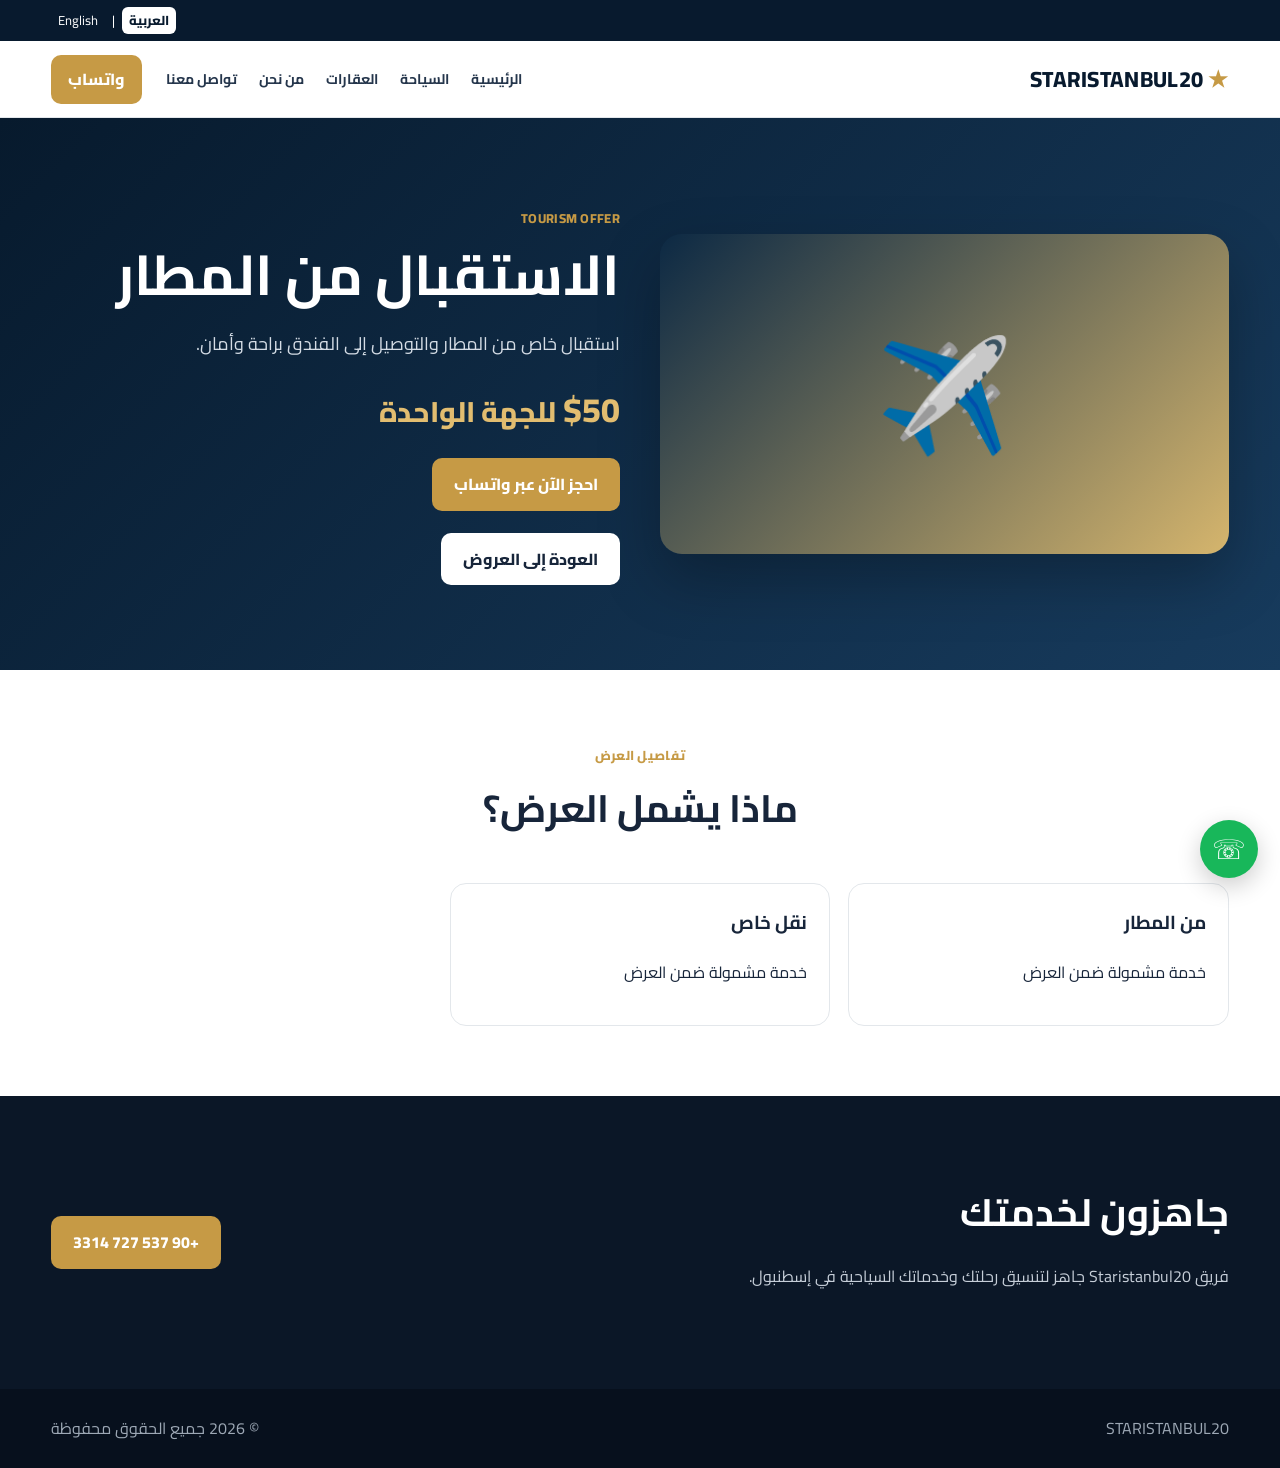
<file: tour-airport-pickup.html>
<!doctype html><html lang="ar" dir="rtl"><head><meta charset="utf-8"><meta name="viewport" content="width=device-width,initial-scale=1"><link rel="stylesheet" href="styles.css"><title>الاستقبال من المطار | Staristanbul20</title><meta name="description" content="Airport Pickup - Staristanbul20"></head><body><div class="topbar"><div class="container"><button class="lang-btn active" data-lang="ar">العربية</button><span>|</span><button class="lang-btn" data-lang="en">English</button></div></div>
<header class="header"><div class="container nav"><a class="logo" href="index.html"><b>★</b> STARISTANBUL20</a><nav class="navlinks"><a href="index.html#home" data-ar="الرئيسية" data-en="Home">الرئيسية</a><a href="index.html#tourism" data-ar="السياحة" data-en="Tourism">السياحة</a><a href="index.html#properties" data-ar="العقارات" data-en="Real Estate">العقارات</a><a href="index.html#about" data-ar="من نحن" data-en="About Us">من نحن</a><a href="index.html#contact" data-ar="تواصل معنا" data-en="Contact Us">تواصل معنا</a></nav><a class="wa" href="https://wa.me/905377273314" target="_blank" data-ar="واتساب" data-en="WhatsApp">واتساب</a></div></header>
<section class="detail-hero"><div class="container detail-card"><div class="detail-visual">✈️</div><div><span class="tag" data-ar="TOURISM OFFER" data-en="TOURISM OFFER">TOURISM OFFER</span><h1 data-ar="الاستقبال من المطار" data-en="Airport Pickup">✈️ الاستقبال من المطار</h1><p data-ar="استقبال خاص من المطار والتوصيل إلى الفندق براحة وأمان." data-en="Private airport pickup and transfer to the hotel with comfort and safety.">استقبال خاص من المطار والتوصيل إلى الفندق براحة وأمان.</p><div class="detail-price">$50 <small data-ar="للجهة الواحدة" data-en="one way">للجهة الواحدة</small></div><a class="btn gold" href="#" data-wa-ar="مرحباً، أريد تفاصيل وحجز الاستقبال من المطار بسعر $50 للجهة الواحدة" data-wa-en="Hello, I would like details and booking for Airport Pickup at $50 one way" data-ar="احجز الآن عبر واتساب" data-en="Book now on WhatsApp">احجز الآن عبر واتساب</a><div class="back"><a class="btn" style="background:#fff;color:#17253a" href="index.html#tourism" data-ar="العودة إلى العروض" data-en="Back to offers">العودة إلى العروض</a></div></div></div></section>
<section class="detail-section"><div class="container"><div class="heading"><span class="tag" data-ar="تفاصيل العرض" data-en="OFFER DETAILS">تفاصيل العرض</span><h2 data-ar="ماذا يشمل العرض؟" data-en="What is included?">ماذا يشمل العرض؟</h2></div><div class="detail-grid"><div class="info-box"><h3 data-ar="من المطار" data-en="From airport">من المطار</h3><p data-ar="خدمة مشمولة ضمن العرض" data-en="Included in the offer">خدمة مشمولة ضمن العرض</p></div><div class="info-box"><h3 data-ar="نقل خاص" data-en="Private transfer">نقل خاص</h3><p data-ar="خدمة مشمولة ضمن العرض" data-en="Included in the offer">خدمة مشمولة ضمن العرض</p></div></div></div></section>
<section class="section contact"><div class="container box"><div><h2 data-ar="جاهزون لخدمتك" data-en="Ready to help you">جاهزون لخدمتك</h2><p data-ar="فريق Staristanbul20 جاهز لتنسيق رحلتك وخدماتك السياحية في إسطنبول." data-en="The Staristanbul20 team is ready to arrange your Istanbul trip and tourism services.">فريق Staristanbul20 جاهز لتنسيق رحلتك وخدماتك السياحية في إسطنبول.</p></div><a class="btn gold" href="https://wa.me/905377273314" target="_blank">+90 537 727 3314</a></div></section><a class="float" href="https://wa.me/905377273314" target="_blank" aria-label="WhatsApp">☏</a><footer class="footer"><div class="container"><div>STARISTANBUL20</div><div data-ar="© 2026 جميع الحقوق محفوظة" data-en="© 2026 All rights reserved">© 2026 جميع الحقوق محفوظة</div></div></footer><script src="lang.js"></script></body></html>
</file>
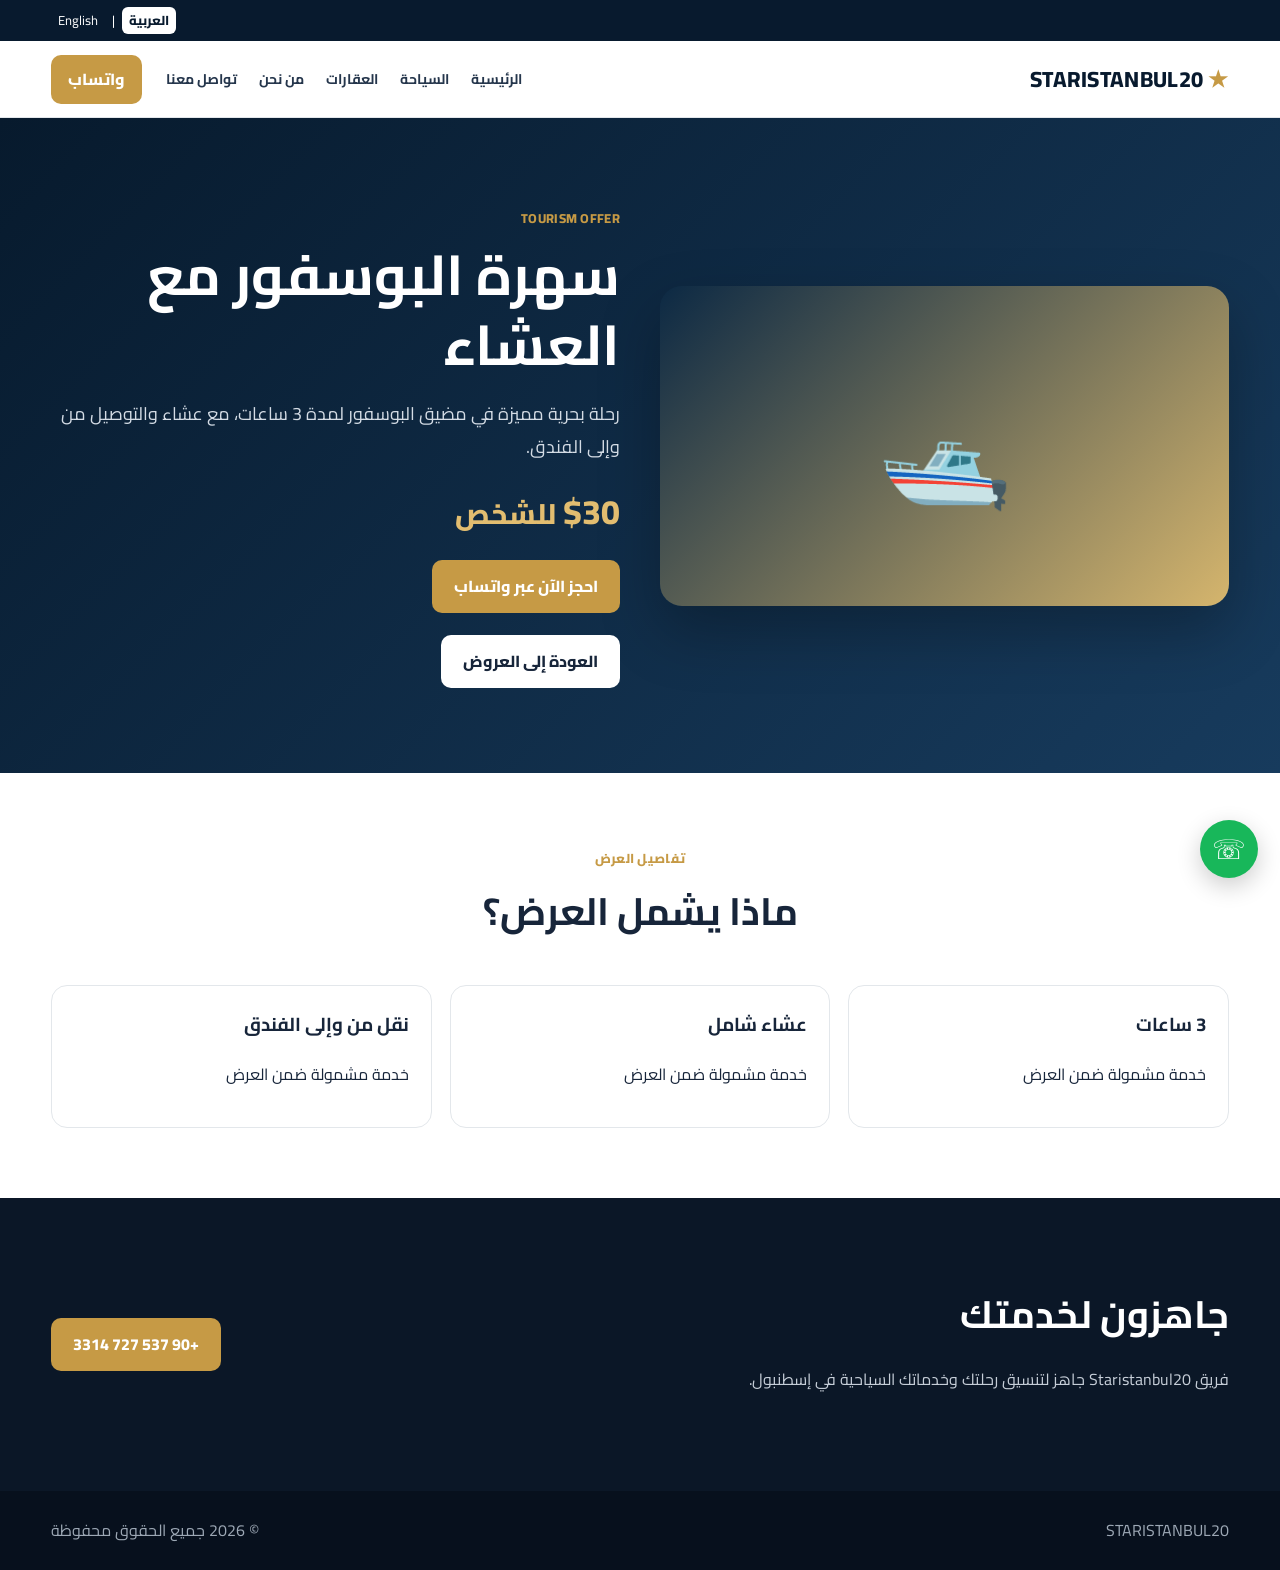
<file: tour-bosphorus-dinner.html>
<!doctype html><html lang="ar" dir="rtl"><head><meta charset="utf-8"><meta name="viewport" content="width=device-width,initial-scale=1"><link rel="stylesheet" href="styles.css"><title>سهرة البوسفور مع العشاء | Staristanbul20</title><meta name="description" content="Bosphorus Dinner Cruise with Dinner - Staristanbul20"></head><body><div class="topbar"><div class="container"><button class="lang-btn active" data-lang="ar">العربية</button><span>|</span><button class="lang-btn" data-lang="en">English</button></div></div>
<header class="header"><div class="container nav"><a class="logo" href="index.html"><b>★</b> STARISTANBUL20</a><nav class="navlinks"><a href="index.html#home" data-ar="الرئيسية" data-en="Home">الرئيسية</a><a href="index.html#tourism" data-ar="السياحة" data-en="Tourism">السياحة</a><a href="index.html#properties" data-ar="العقارات" data-en="Real Estate">العقارات</a><a href="index.html#about" data-ar="من نحن" data-en="About Us">من نحن</a><a href="index.html#contact" data-ar="تواصل معنا" data-en="Contact Us">تواصل معنا</a></nav><a class="wa" href="https://wa.me/905377273314" target="_blank" data-ar="واتساب" data-en="WhatsApp">واتساب</a></div></header>
<section class="detail-hero"><div class="container detail-card"><div class="detail-visual">🛥️</div><div><span class="tag" data-ar="TOURISM OFFER" data-en="TOURISM OFFER">TOURISM OFFER</span><h1 data-ar="سهرة البوسفور مع العشاء" data-en="Bosphorus Dinner Cruise with Dinner">🛥️ سهرة البوسفور مع العشاء</h1><p data-ar="رحلة بحرية مميزة في مضيق البوسفور لمدة 3 ساعات، مع عشاء والتوصيل من وإلى الفندق." data-en="A memorable 3-hour Bosphorus cruise with dinner and hotel pickup and drop-off.">رحلة بحرية مميزة في مضيق البوسفور لمدة 3 ساعات، مع عشاء والتوصيل من وإلى الفندق.</p><div class="detail-price">$30 <small data-ar="للشخص" data-en="per person">للشخص</small></div><a class="btn gold" href="#" data-wa-ar="مرحباً، أريد تفاصيل وحجز سهرة البوسفور مع العشاء بسعر $30 للشخص" data-wa-en="Hello, I would like details and booking for Bosphorus Dinner Cruise with Dinner at $30 per person" data-ar="احجز الآن عبر واتساب" data-en="Book now on WhatsApp">احجز الآن عبر واتساب</a><div class="back"><a class="btn" style="background:#fff;color:#17253a" href="index.html#tourism" data-ar="العودة إلى العروض" data-en="Back to offers">العودة إلى العروض</a></div></div></div></section>
<section class="detail-section"><div class="container"><div class="heading"><span class="tag" data-ar="تفاصيل العرض" data-en="OFFER DETAILS">تفاصيل العرض</span><h2 data-ar="ماذا يشمل العرض؟" data-en="What is included?">ماذا يشمل العرض؟</h2></div><div class="detail-grid"><div class="info-box"><h3 data-ar="3 ساعات" data-en="3 hours">3 ساعات</h3><p data-ar="خدمة مشمولة ضمن العرض" data-en="Included in the offer">خدمة مشمولة ضمن العرض</p></div><div class="info-box"><h3 data-ar="عشاء شامل" data-en="Dinner included">عشاء شامل</h3><p data-ar="خدمة مشمولة ضمن العرض" data-en="Included in the offer">خدمة مشمولة ضمن العرض</p></div><div class="info-box"><h3 data-ar="نقل من وإلى الفندق" data-en="Hotel pickup & drop-off">نقل من وإلى الفندق</h3><p data-ar="خدمة مشمولة ضمن العرض" data-en="Included in the offer">خدمة مشمولة ضمن العرض</p></div></div></div></section>
<section class="section contact"><div class="container box"><div><h2 data-ar="جاهزون لخدمتك" data-en="Ready to help you">جاهزون لخدمتك</h2><p data-ar="فريق Staristanbul20 جاهز لتنسيق رحلتك وخدماتك السياحية في إسطنبول." data-en="The Staristanbul20 team is ready to arrange your Istanbul trip and tourism services.">فريق Staristanbul20 جاهز لتنسيق رحلتك وخدماتك السياحية في إسطنبول.</p></div><a class="btn gold" href="https://wa.me/905377273314" target="_blank">+90 537 727 3314</a></div></section><a class="float" href="https://wa.me/905377273314" target="_blank" aria-label="WhatsApp">☏</a><footer class="footer"><div class="container"><div>STARISTANBUL20</div><div data-ar="© 2026 جميع الحقوق محفوظة" data-en="© 2026 All rights reserved">© 2026 جميع الحقوق محفوظة</div></div></footer><script src="lang.js"></script></body></html>
</file>
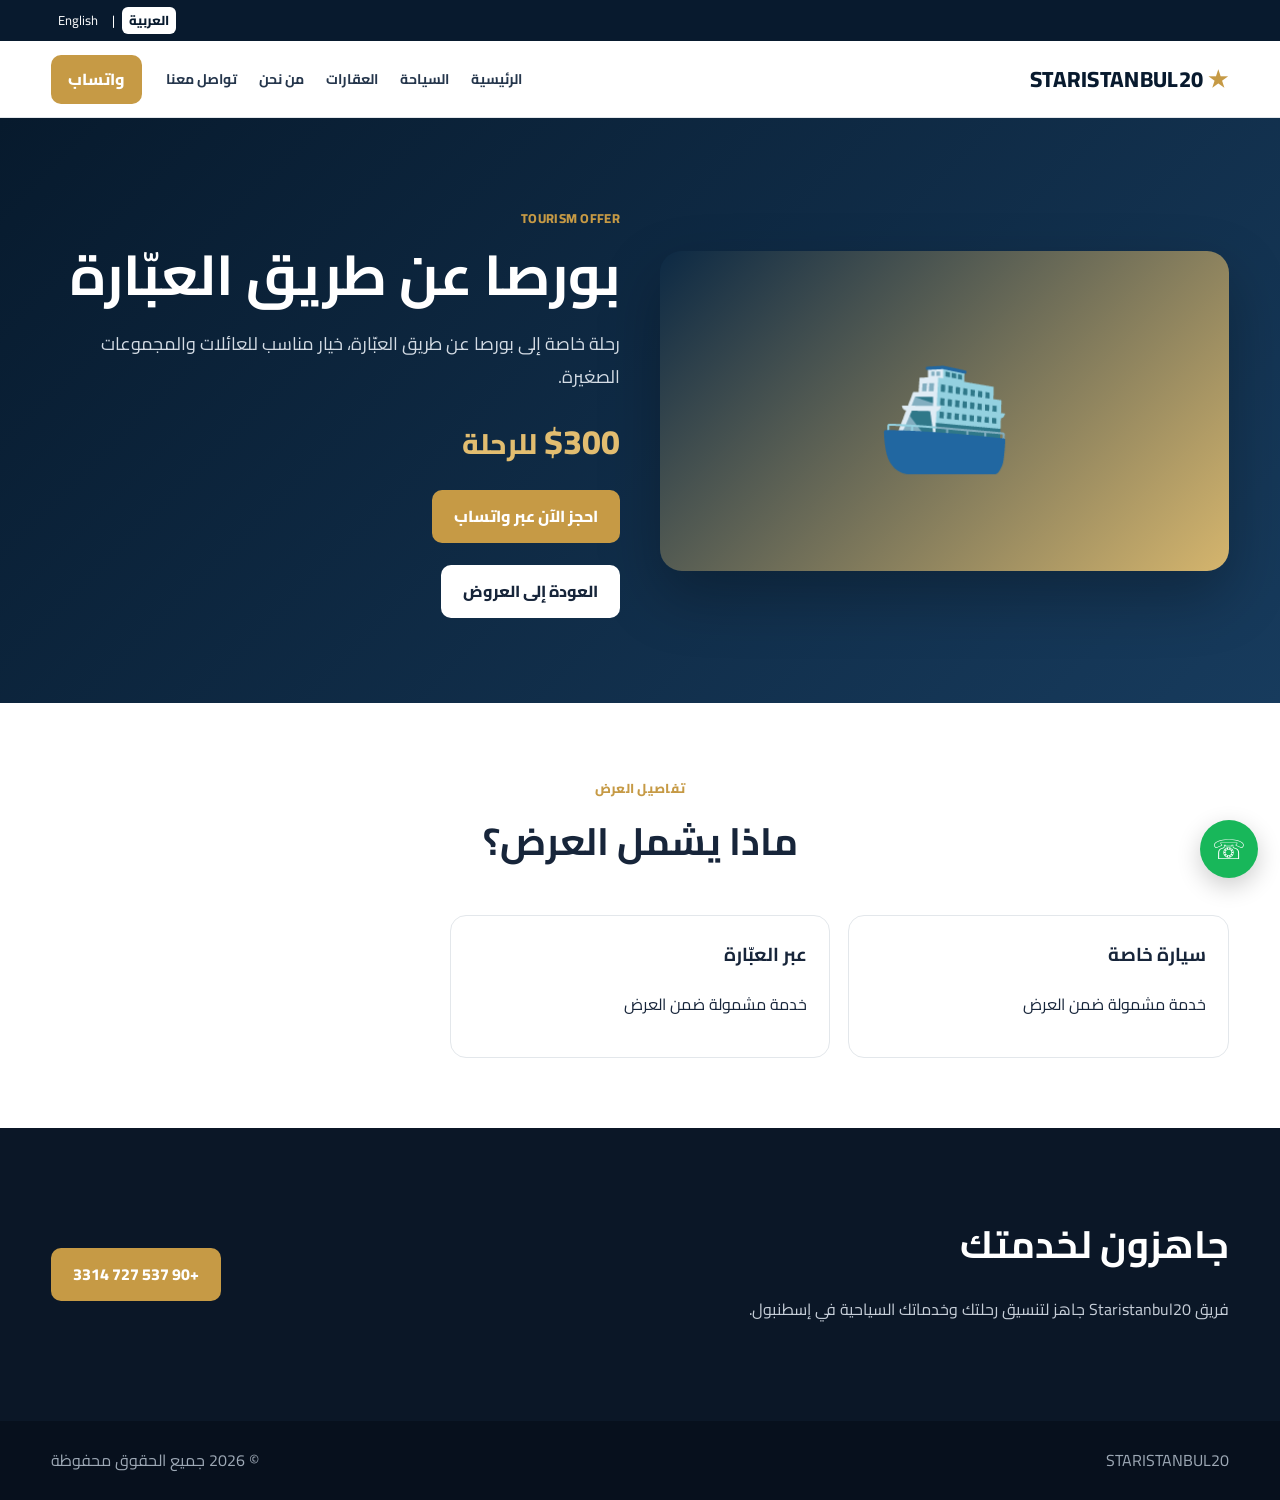
<file: tour-bursa-ferry-private.html>
<!doctype html><html lang="ar" dir="rtl"><head><meta charset="utf-8"><meta name="viewport" content="width=device-width,initial-scale=1"><link rel="stylesheet" href="styles.css"><title>بورصا عن طريق العبّارة | Staristanbul20</title><meta name="description" content="Private Bursa by Ferry - Staristanbul20"></head><body><div class="topbar"><div class="container"><button class="lang-btn active" data-lang="ar">العربية</button><span>|</span><button class="lang-btn" data-lang="en">English</button></div></div>
<header class="header"><div class="container nav"><a class="logo" href="index.html"><b>★</b> STARISTANBUL20</a><nav class="navlinks"><a href="index.html#home" data-ar="الرئيسية" data-en="Home">الرئيسية</a><a href="index.html#tourism" data-ar="السياحة" data-en="Tourism">السياحة</a><a href="index.html#properties" data-ar="العقارات" data-en="Real Estate">العقارات</a><a href="index.html#about" data-ar="من نحن" data-en="About Us">من نحن</a><a href="index.html#contact" data-ar="تواصل معنا" data-en="Contact Us">تواصل معنا</a></nav><a class="wa" href="https://wa.me/905377273314" target="_blank" data-ar="واتساب" data-en="WhatsApp">واتساب</a></div></header>
<section class="detail-hero"><div class="container detail-card"><div class="detail-visual">⛴️</div><div><span class="tag" data-ar="TOURISM OFFER" data-en="TOURISM OFFER">TOURISM OFFER</span><h1 data-ar="بورصا عن طريق العبّارة" data-en="Private Bursa by Ferry">⛴️ بورصا عن طريق العبّارة</h1><p data-ar="رحلة خاصة إلى بورصا عن طريق العبّارة، خيار مناسب للعائلات والمجموعات الصغيرة." data-en="Private Bursa trip by ferry, suitable for families and small groups.">رحلة خاصة إلى بورصا عن طريق العبّارة، خيار مناسب للعائلات والمجموعات الصغيرة.</p><div class="detail-price">$300 <small data-ar="للرحلة" data-en="per trip">للرحلة</small></div><a class="btn gold" href="#" data-wa-ar="مرحباً، أريد تفاصيل وحجز بورصا عن طريق العبّارة بسعر $300 للرحلة" data-wa-en="Hello, I would like details and booking for Private Bursa by Ferry at $300 per trip" data-ar="احجز الآن عبر واتساب" data-en="Book now on WhatsApp">احجز الآن عبر واتساب</a><div class="back"><a class="btn" style="background:#fff;color:#17253a" href="index.html#tourism" data-ar="العودة إلى العروض" data-en="Back to offers">العودة إلى العروض</a></div></div></div></section>
<section class="detail-section"><div class="container"><div class="heading"><span class="tag" data-ar="تفاصيل العرض" data-en="OFFER DETAILS">تفاصيل العرض</span><h2 data-ar="ماذا يشمل العرض؟" data-en="What is included?">ماذا يشمل العرض؟</h2></div><div class="detail-grid"><div class="info-box"><h3 data-ar="سيارة خاصة" data-en="Private car">سيارة خاصة</h3><p data-ar="خدمة مشمولة ضمن العرض" data-en="Included in the offer">خدمة مشمولة ضمن العرض</p></div><div class="info-box"><h3 data-ar="عبر العبّارة" data-en="By ferry">عبر العبّارة</h3><p data-ar="خدمة مشمولة ضمن العرض" data-en="Included in the offer">خدمة مشمولة ضمن العرض</p></div></div></div></section>
<section class="section contact"><div class="container box"><div><h2 data-ar="جاهزون لخدمتك" data-en="Ready to help you">جاهزون لخدمتك</h2><p data-ar="فريق Staristanbul20 جاهز لتنسيق رحلتك وخدماتك السياحية في إسطنبول." data-en="The Staristanbul20 team is ready to arrange your Istanbul trip and tourism services.">فريق Staristanbul20 جاهز لتنسيق رحلتك وخدماتك السياحية في إسطنبول.</p></div><a class="btn gold" href="https://wa.me/905377273314" target="_blank">+90 537 727 3314</a></div></section><a class="float" href="https://wa.me/905377273314" target="_blank" aria-label="WhatsApp">☏</a><footer class="footer"><div class="container"><div>STARISTANBUL20</div><div data-ar="© 2026 جميع الحقوق محفوظة" data-en="© 2026 All rights reserved">© 2026 جميع الحقوق محفوظة</div></div></footer><script src="lang.js"></script></body></html>
</file>
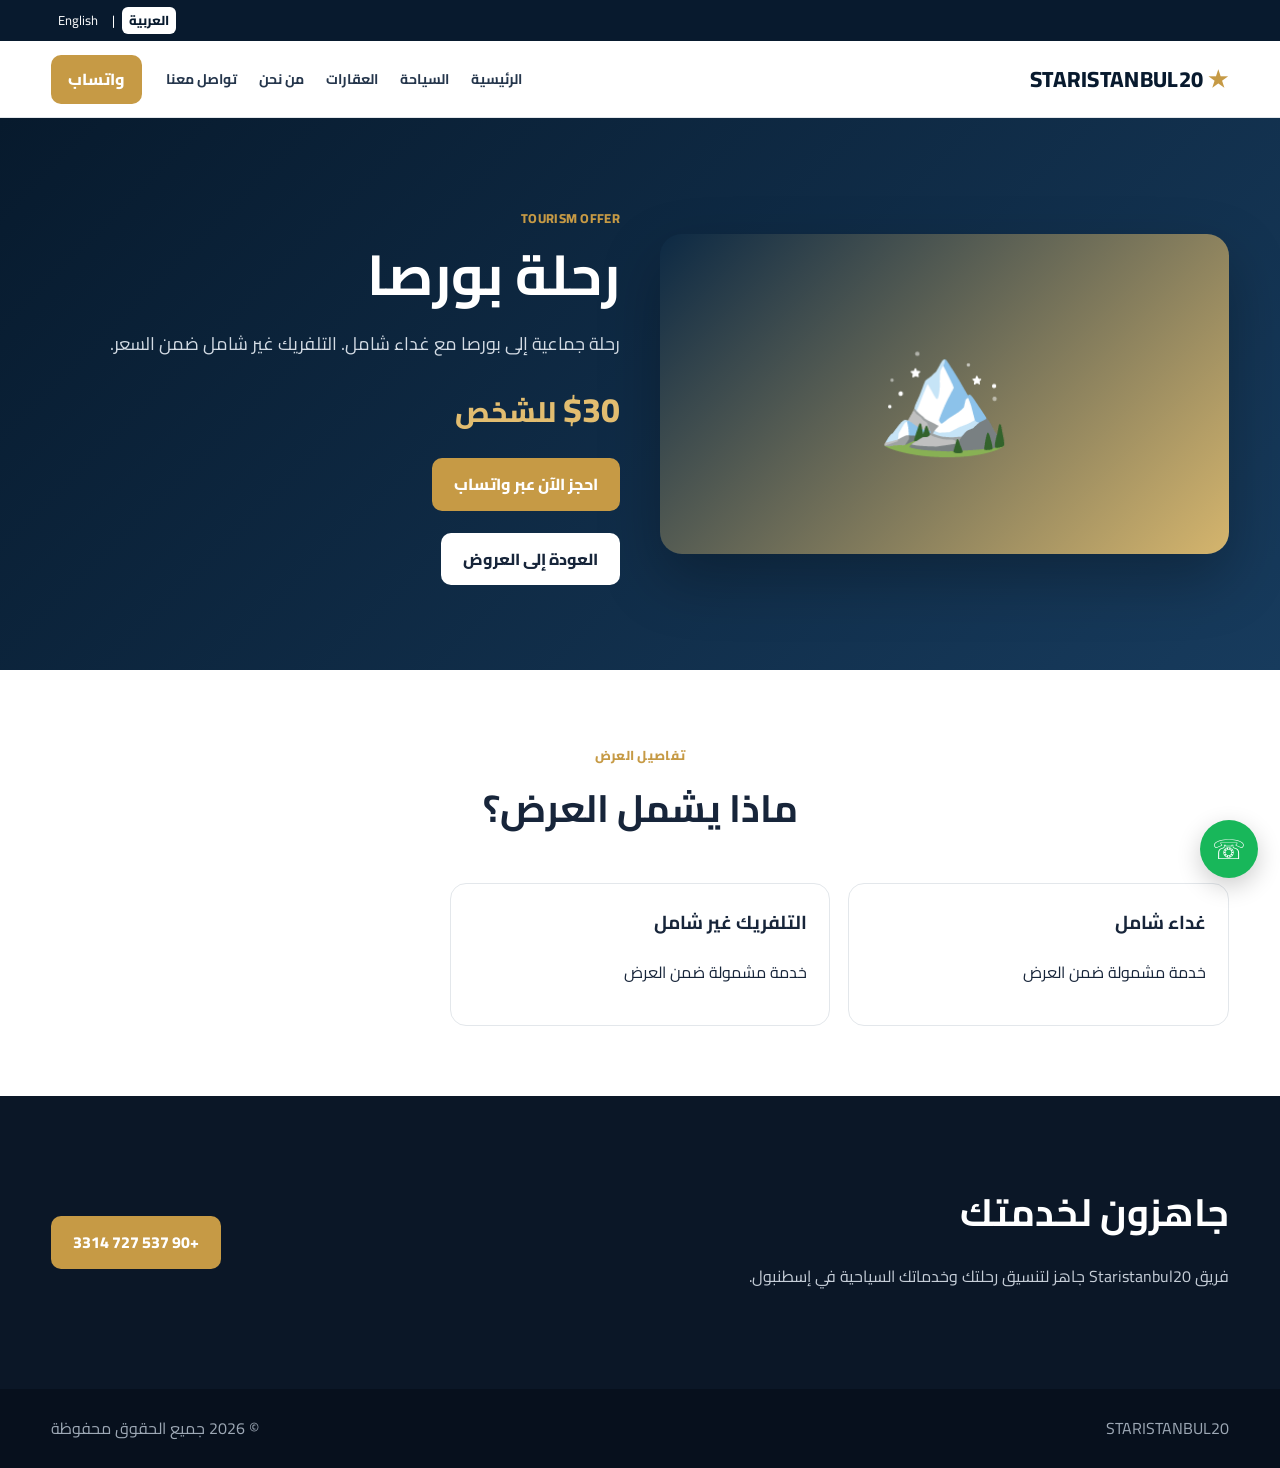
<file: tour-bursa-group.html>
<!doctype html><html lang="ar" dir="rtl"><head><meta charset="utf-8"><meta name="viewport" content="width=device-width,initial-scale=1"><link rel="stylesheet" href="styles.css"><title>رحلة بورصا | Staristanbul20</title><meta name="description" content="Bursa Group Tour - Staristanbul20"></head><body><div class="topbar"><div class="container"><button class="lang-btn active" data-lang="ar">العربية</button><span>|</span><button class="lang-btn" data-lang="en">English</button></div></div>
<header class="header"><div class="container nav"><a class="logo" href="index.html"><b>★</b> STARISTANBUL20</a><nav class="navlinks"><a href="index.html#home" data-ar="الرئيسية" data-en="Home">الرئيسية</a><a href="index.html#tourism" data-ar="السياحة" data-en="Tourism">السياحة</a><a href="index.html#properties" data-ar="العقارات" data-en="Real Estate">العقارات</a><a href="index.html#about" data-ar="من نحن" data-en="About Us">من نحن</a><a href="index.html#contact" data-ar="تواصل معنا" data-en="Contact Us">تواصل معنا</a></nav><a class="wa" href="https://wa.me/905377273314" target="_blank" data-ar="واتساب" data-en="WhatsApp">واتساب</a></div></header>
<section class="detail-hero"><div class="container detail-card"><div class="detail-visual">🏔️</div><div><span class="tag" data-ar="TOURISM OFFER" data-en="TOURISM OFFER">TOURISM OFFER</span><h1 data-ar="رحلة بورصا" data-en="Bursa Group Tour">🏔️ رحلة بورصا</h1><p data-ar="رحلة جماعية إلى بورصا مع غداء شامل. التلفريك غير شامل ضمن السعر." data-en="Group tour to Bursa with lunch included. Cable car is not included.">رحلة جماعية إلى بورصا مع غداء شامل. التلفريك غير شامل ضمن السعر.</p><div class="detail-price">$30 <small data-ar="للشخص" data-en="per person">للشخص</small></div><a class="btn gold" href="#" data-wa-ar="مرحباً، أريد تفاصيل وحجز رحلة بورصا بسعر $30 للشخص" data-wa-en="Hello, I would like details and booking for Bursa Group Tour at $30 per person" data-ar="احجز الآن عبر واتساب" data-en="Book now on WhatsApp">احجز الآن عبر واتساب</a><div class="back"><a class="btn" style="background:#fff;color:#17253a" href="index.html#tourism" data-ar="العودة إلى العروض" data-en="Back to offers">العودة إلى العروض</a></div></div></div></section>
<section class="detail-section"><div class="container"><div class="heading"><span class="tag" data-ar="تفاصيل العرض" data-en="OFFER DETAILS">تفاصيل العرض</span><h2 data-ar="ماذا يشمل العرض؟" data-en="What is included?">ماذا يشمل العرض؟</h2></div><div class="detail-grid"><div class="info-box"><h3 data-ar="غداء شامل" data-en="Lunch included">غداء شامل</h3><p data-ar="خدمة مشمولة ضمن العرض" data-en="Included in the offer">خدمة مشمولة ضمن العرض</p></div><div class="info-box"><h3 data-ar="التلفريك غير شامل" data-en="Cable car not included">التلفريك غير شامل</h3><p data-ar="خدمة مشمولة ضمن العرض" data-en="Included in the offer">خدمة مشمولة ضمن العرض</p></div></div></div></section>
<section class="section contact"><div class="container box"><div><h2 data-ar="جاهزون لخدمتك" data-en="Ready to help you">جاهزون لخدمتك</h2><p data-ar="فريق Staristanbul20 جاهز لتنسيق رحلتك وخدماتك السياحية في إسطنبول." data-en="The Staristanbul20 team is ready to arrange your Istanbul trip and tourism services.">فريق Staristanbul20 جاهز لتنسيق رحلتك وخدماتك السياحية في إسطنبول.</p></div><a class="btn gold" href="https://wa.me/905377273314" target="_blank">+90 537 727 3314</a></div></section><a class="float" href="https://wa.me/905377273314" target="_blank" aria-label="WhatsApp">☏</a><footer class="footer"><div class="container"><div>STARISTANBUL20</div><div data-ar="© 2026 جميع الحقوق محفوظة" data-en="© 2026 All rights reserved">© 2026 جميع الحقوق محفوظة</div></div></footer><script src="lang.js"></script></body></html>
</file>
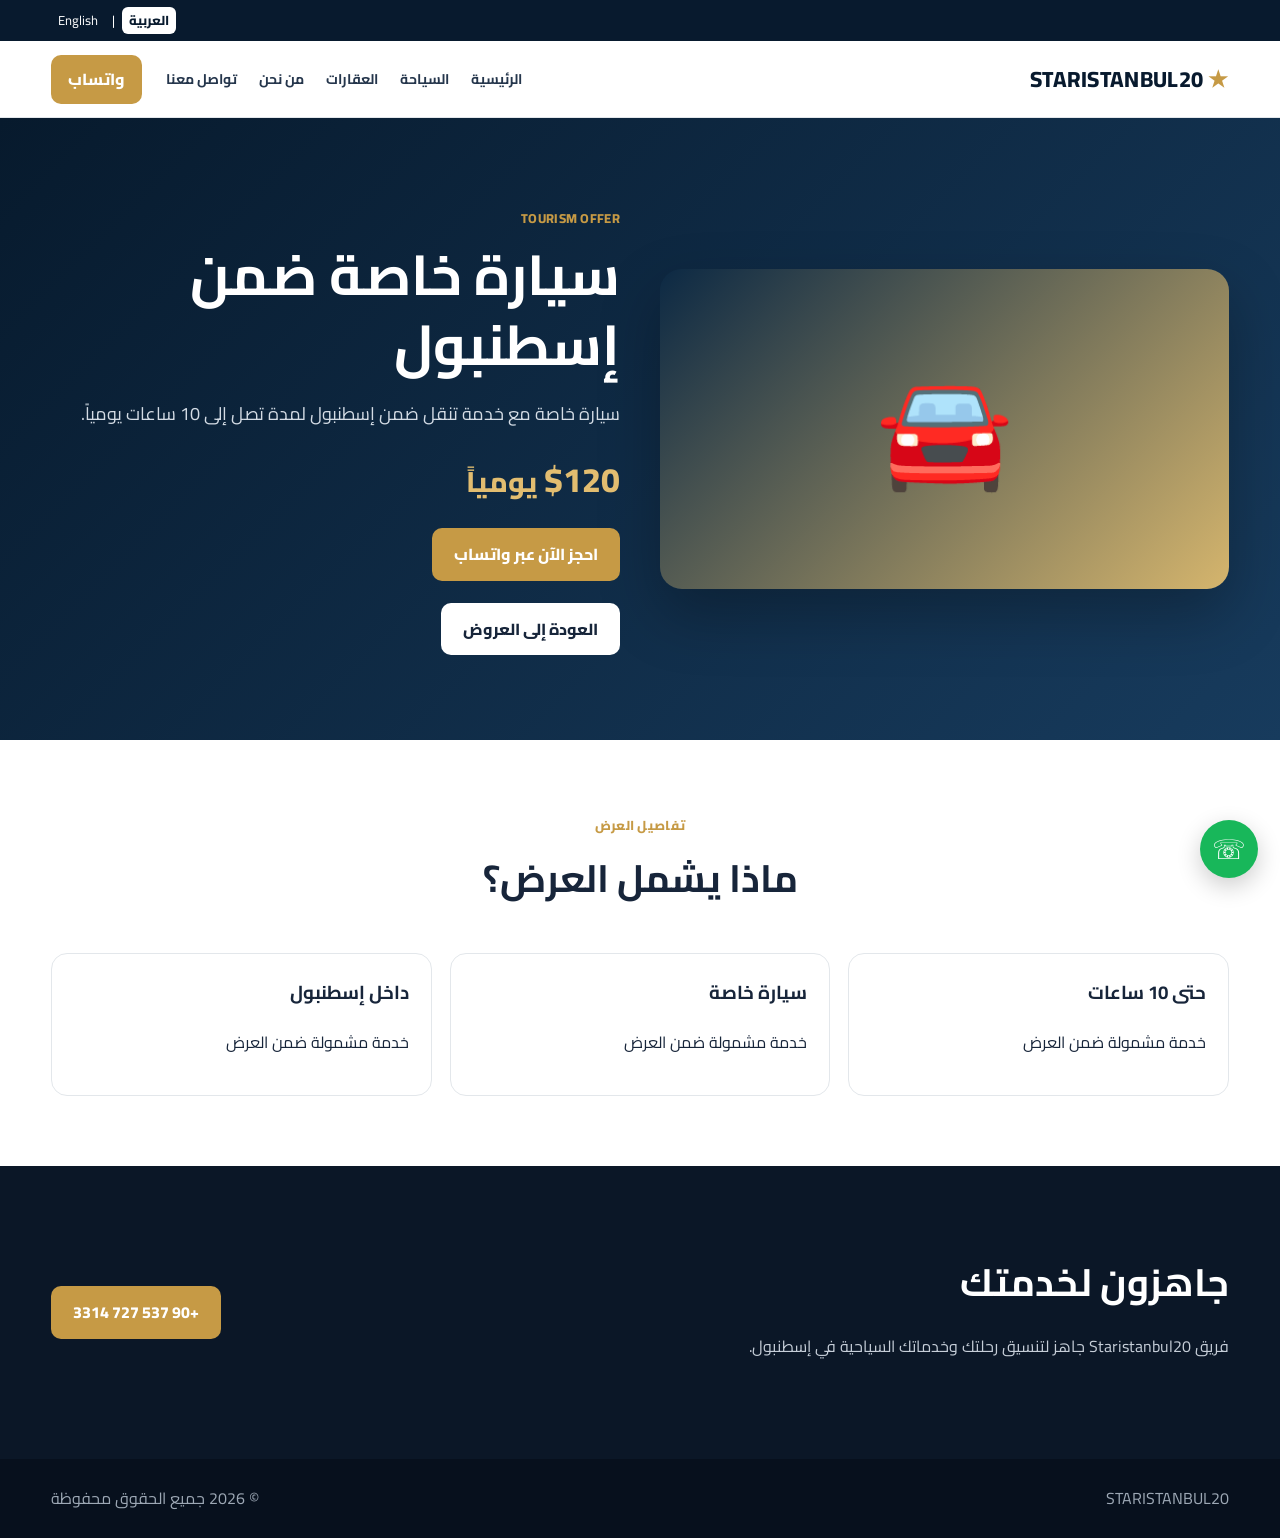
<file: tour-istanbul-private-car.html>
<!doctype html><html lang="ar" dir="rtl"><head><meta charset="utf-8"><meta name="viewport" content="width=device-width,initial-scale=1"><link rel="stylesheet" href="styles.css"><title>سيارة خاصة ضمن إسطنبول | Staristanbul20</title><meta name="description" content="Private Istanbul Car - Staristanbul20"></head><body><div class="topbar"><div class="container"><button class="lang-btn active" data-lang="ar">العربية</button><span>|</span><button class="lang-btn" data-lang="en">English</button></div></div>
<header class="header"><div class="container nav"><a class="logo" href="index.html"><b>★</b> STARISTANBUL20</a><nav class="navlinks"><a href="index.html#home" data-ar="الرئيسية" data-en="Home">الرئيسية</a><a href="index.html#tourism" data-ar="السياحة" data-en="Tourism">السياحة</a><a href="index.html#properties" data-ar="العقارات" data-en="Real Estate">العقارات</a><a href="index.html#about" data-ar="من نحن" data-en="About Us">من نحن</a><a href="index.html#contact" data-ar="تواصل معنا" data-en="Contact Us">تواصل معنا</a></nav><a class="wa" href="https://wa.me/905377273314" target="_blank" data-ar="واتساب" data-en="WhatsApp">واتساب</a></div></header>
<section class="detail-hero"><div class="container detail-card"><div class="detail-visual">🚘</div><div><span class="tag" data-ar="TOURISM OFFER" data-en="TOURISM OFFER">TOURISM OFFER</span><h1 data-ar="سيارة خاصة ضمن إسطنبول" data-en="Private Istanbul Car">🚘 سيارة خاصة ضمن إسطنبول</h1><p data-ar="سيارة خاصة مع خدمة تنقل ضمن إسطنبول لمدة تصل إلى 10 ساعات يومياً." data-en="Private car service in Istanbul for up to 10 hours per day.">سيارة خاصة مع خدمة تنقل ضمن إسطنبول لمدة تصل إلى 10 ساعات يومياً.</p><div class="detail-price">$120 <small data-ar="يومياً" data-en="per day">يومياً</small></div><a class="btn gold" href="#" data-wa-ar="مرحباً، أريد تفاصيل وحجز سيارة خاصة ضمن إسطنبول بسعر $120 يومياً" data-wa-en="Hello, I would like details and booking for Private Istanbul Car at $120 per day" data-ar="احجز الآن عبر واتساب" data-en="Book now on WhatsApp">احجز الآن عبر واتساب</a><div class="back"><a class="btn" style="background:#fff;color:#17253a" href="index.html#tourism" data-ar="العودة إلى العروض" data-en="Back to offers">العودة إلى العروض</a></div></div></div></section>
<section class="detail-section"><div class="container"><div class="heading"><span class="tag" data-ar="تفاصيل العرض" data-en="OFFER DETAILS">تفاصيل العرض</span><h2 data-ar="ماذا يشمل العرض؟" data-en="What is included?">ماذا يشمل العرض؟</h2></div><div class="detail-grid"><div class="info-box"><h3 data-ar="حتى 10 ساعات" data-en="Up to 10 hours">حتى 10 ساعات</h3><p data-ar="خدمة مشمولة ضمن العرض" data-en="Included in the offer">خدمة مشمولة ضمن العرض</p></div><div class="info-box"><h3 data-ar="سيارة خاصة" data-en="Private car">سيارة خاصة</h3><p data-ar="خدمة مشمولة ضمن العرض" data-en="Included in the offer">خدمة مشمولة ضمن العرض</p></div><div class="info-box"><h3 data-ar="داخل إسطنبول" data-en="Istanbul">داخل إسطنبول</h3><p data-ar="خدمة مشمولة ضمن العرض" data-en="Included in the offer">خدمة مشمولة ضمن العرض</p></div></div></div></section>
<section class="section contact"><div class="container box"><div><h2 data-ar="جاهزون لخدمتك" data-en="Ready to help you">جاهزون لخدمتك</h2><p data-ar="فريق Staristanbul20 جاهز لتنسيق رحلتك وخدماتك السياحية في إسطنبول." data-en="The Staristanbul20 team is ready to arrange your Istanbul trip and tourism services.">فريق Staristanbul20 جاهز لتنسيق رحلتك وخدماتك السياحية في إسطنبول.</p></div><a class="btn gold" href="https://wa.me/905377273314" target="_blank">+90 537 727 3314</a></div></section><a class="float" href="https://wa.me/905377273314" target="_blank" aria-label="WhatsApp">☏</a><footer class="footer"><div class="container"><div>STARISTANBUL20</div><div data-ar="© 2026 جميع الحقوق محفوظة" data-en="© 2026 All rights reserved">© 2026 جميع الحقوق محفوظة</div></div></footer><script src="lang.js"></script></body></html>
</file>
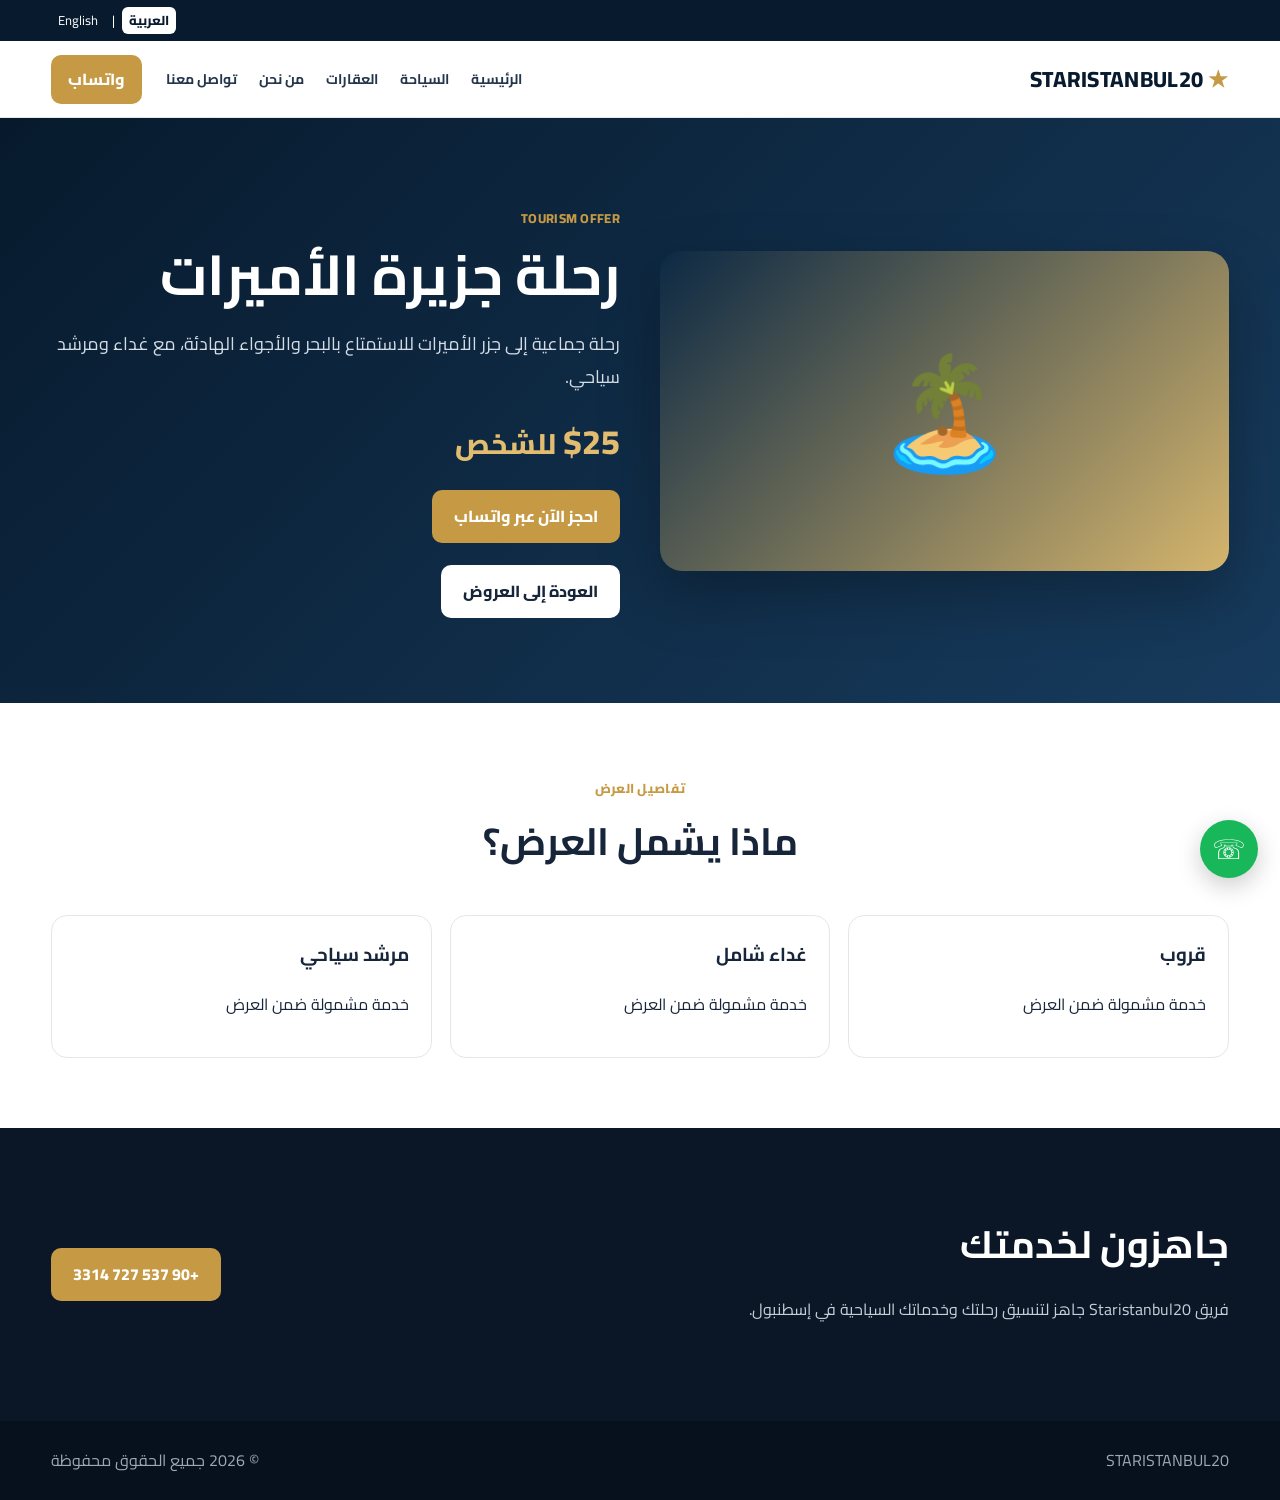
<file: tour-princess-islands.html>
<!doctype html><html lang="ar" dir="rtl"><head><meta charset="utf-8"><meta name="viewport" content="width=device-width,initial-scale=1"><link rel="stylesheet" href="styles.css"><title>رحلة جزيرة الأميرات | Staristanbul20</title><meta name="description" content="Princes’ Islands Tour - Staristanbul20"></head><body><div class="topbar"><div class="container"><button class="lang-btn active" data-lang="ar">العربية</button><span>|</span><button class="lang-btn" data-lang="en">English</button></div></div>
<header class="header"><div class="container nav"><a class="logo" href="index.html"><b>★</b> STARISTANBUL20</a><nav class="navlinks"><a href="index.html#home" data-ar="الرئيسية" data-en="Home">الرئيسية</a><a href="index.html#tourism" data-ar="السياحة" data-en="Tourism">السياحة</a><a href="index.html#properties" data-ar="العقارات" data-en="Real Estate">العقارات</a><a href="index.html#about" data-ar="من نحن" data-en="About Us">من نحن</a><a href="index.html#contact" data-ar="تواصل معنا" data-en="Contact Us">تواصل معنا</a></nav><a class="wa" href="https://wa.me/905377273314" target="_blank" data-ar="واتساب" data-en="WhatsApp">واتساب</a></div></header>
<section class="detail-hero"><div class="container detail-card"><div class="detail-visual">🏝️</div><div><span class="tag" data-ar="TOURISM OFFER" data-en="TOURISM OFFER">TOURISM OFFER</span><h1 data-ar="رحلة جزيرة الأميرات" data-en="Princes’ Islands Tour">🏝️ رحلة جزيرة الأميرات</h1><p data-ar="رحلة جماعية إلى جزر الأميرات للاستمتاع بالبحر والأجواء الهادئة، مع غداء ومرشد سياحي." data-en="Group tour to the Princes’ Islands with lunch and a tour guide.">رحلة جماعية إلى جزر الأميرات للاستمتاع بالبحر والأجواء الهادئة، مع غداء ومرشد سياحي.</p><div class="detail-price">$25 <small data-ar="للشخص" data-en="per person">للشخص</small></div><a class="btn gold" href="#" data-wa-ar="مرحباً، أريد تفاصيل وحجز رحلة جزيرة الأميرات بسعر $25 للشخص" data-wa-en="Hello, I would like details and booking for Princes’ Islands Tour at $25 per person" data-ar="احجز الآن عبر واتساب" data-en="Book now on WhatsApp">احجز الآن عبر واتساب</a><div class="back"><a class="btn" style="background:#fff;color:#17253a" href="index.html#tourism" data-ar="العودة إلى العروض" data-en="Back to offers">العودة إلى العروض</a></div></div></div></section>
<section class="detail-section"><div class="container"><div class="heading"><span class="tag" data-ar="تفاصيل العرض" data-en="OFFER DETAILS">تفاصيل العرض</span><h2 data-ar="ماذا يشمل العرض؟" data-en="What is included?">ماذا يشمل العرض؟</h2></div><div class="detail-grid"><div class="info-box"><h3 data-ar="قروب" data-en="Group">قروب</h3><p data-ar="خدمة مشمولة ضمن العرض" data-en="Included in the offer">خدمة مشمولة ضمن العرض</p></div><div class="info-box"><h3 data-ar="غداء شامل" data-en="Lunch included">غداء شامل</h3><p data-ar="خدمة مشمولة ضمن العرض" data-en="Included in the offer">خدمة مشمولة ضمن العرض</p></div><div class="info-box"><h3 data-ar="مرشد سياحي" data-en="Tour guide">مرشد سياحي</h3><p data-ar="خدمة مشمولة ضمن العرض" data-en="Included in the offer">خدمة مشمولة ضمن العرض</p></div></div></div></section>
<section class="section contact"><div class="container box"><div><h2 data-ar="جاهزون لخدمتك" data-en="Ready to help you">جاهزون لخدمتك</h2><p data-ar="فريق Staristanbul20 جاهز لتنسيق رحلتك وخدماتك السياحية في إسطنبول." data-en="The Staristanbul20 team is ready to arrange your Istanbul trip and tourism services.">فريق Staristanbul20 جاهز لتنسيق رحلتك وخدماتك السياحية في إسطنبول.</p></div><a class="btn gold" href="https://wa.me/905377273314" target="_blank">+90 537 727 3314</a></div></section><a class="float" href="https://wa.me/905377273314" target="_blank" aria-label="WhatsApp">☏</a><footer class="footer"><div class="container"><div>STARISTANBUL20</div><div data-ar="© 2026 جميع الحقوق محفوظة" data-en="© 2026 All rights reserved">© 2026 جميع الحقوق محفوظة</div></div></footer><script src="lang.js"></script></body></html>
</file>
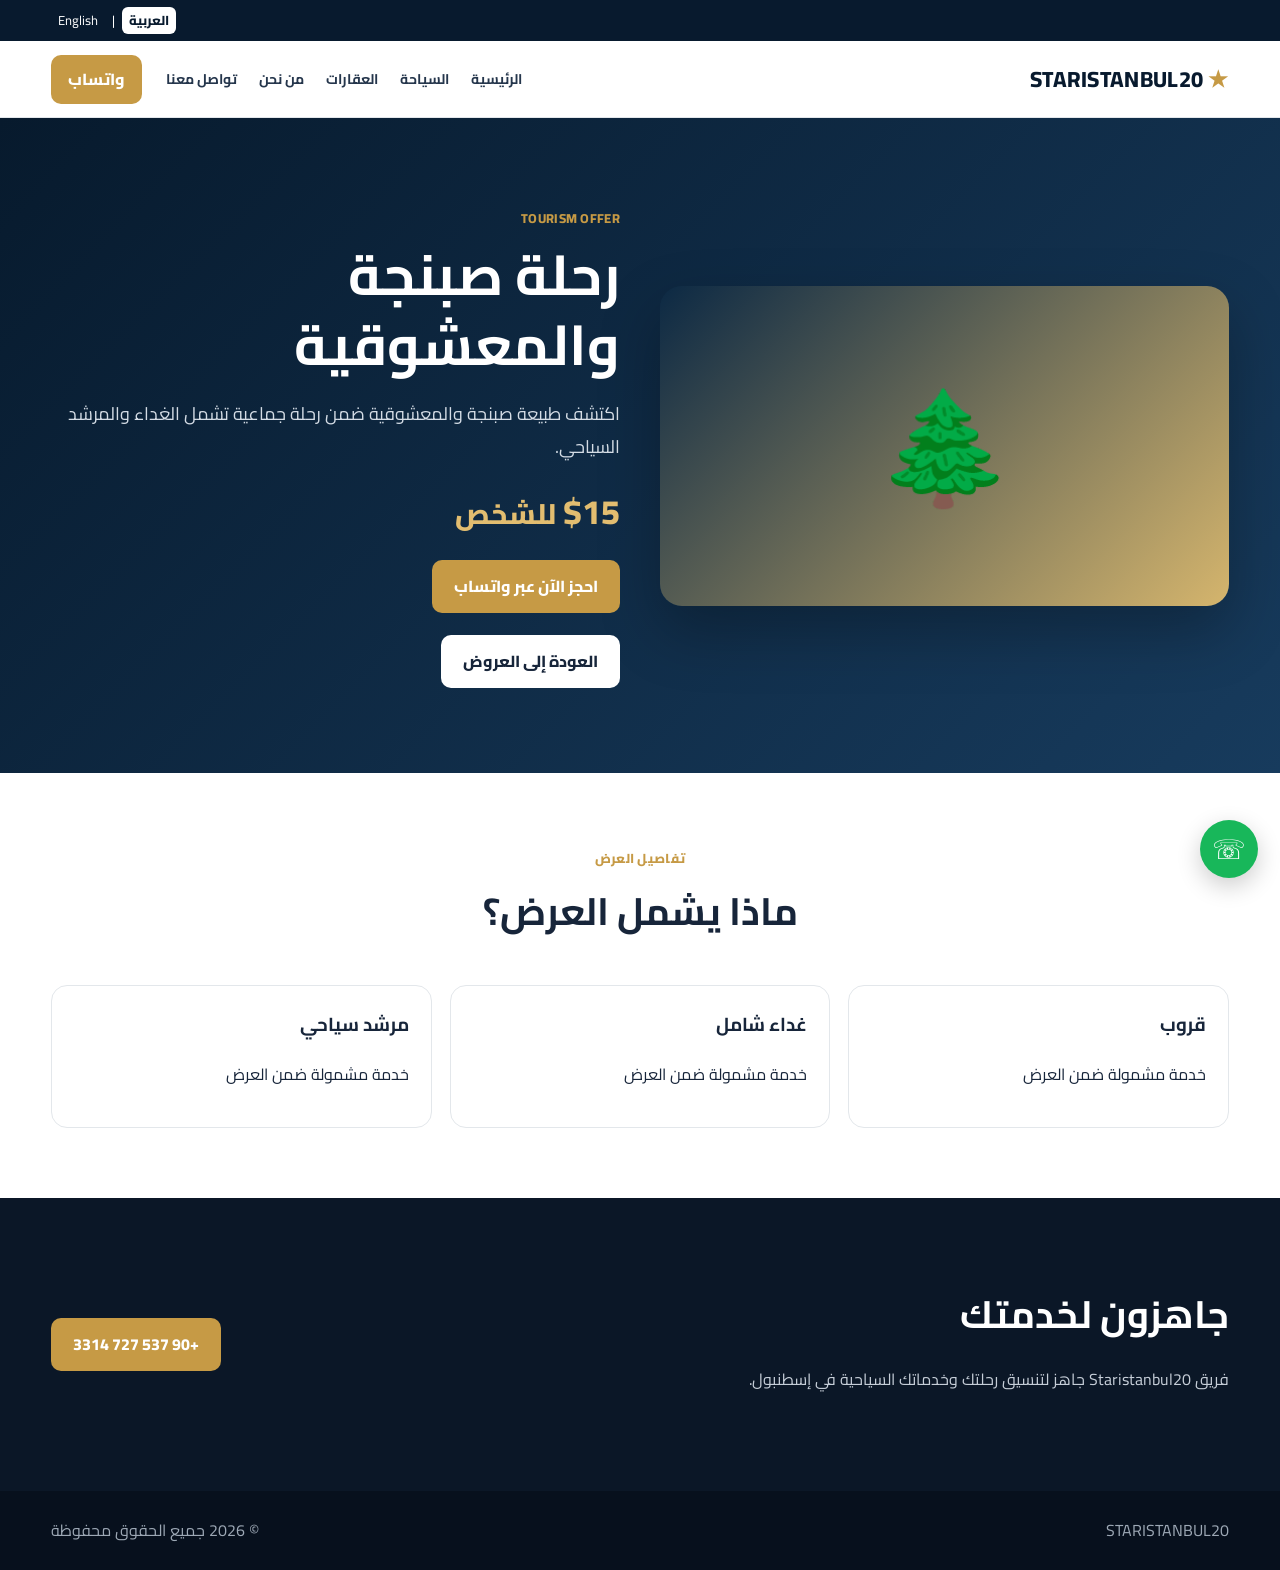
<file: tour-sapanca-masukiye-group.html>
<!doctype html><html lang="ar" dir="rtl"><head><meta charset="utf-8"><meta name="viewport" content="width=device-width,initial-scale=1"><link rel="stylesheet" href="styles.css"><title>رحلة صبنجة والمعشوقية | Staristanbul20</title><meta name="description" content="Sapanca & Maşukiye Group Tour - Staristanbul20"></head><body><div class="topbar"><div class="container"><button class="lang-btn active" data-lang="ar">العربية</button><span>|</span><button class="lang-btn" data-lang="en">English</button></div></div>
<header class="header"><div class="container nav"><a class="logo" href="index.html"><b>★</b> STARISTANBUL20</a><nav class="navlinks"><a href="index.html#home" data-ar="الرئيسية" data-en="Home">الرئيسية</a><a href="index.html#tourism" data-ar="السياحة" data-en="Tourism">السياحة</a><a href="index.html#properties" data-ar="العقارات" data-en="Real Estate">العقارات</a><a href="index.html#about" data-ar="من نحن" data-en="About Us">من نحن</a><a href="index.html#contact" data-ar="تواصل معنا" data-en="Contact Us">تواصل معنا</a></nav><a class="wa" href="https://wa.me/905377273314" target="_blank" data-ar="واتساب" data-en="WhatsApp">واتساب</a></div></header>
<section class="detail-hero"><div class="container detail-card"><div class="detail-visual">🌲</div><div><span class="tag" data-ar="TOURISM OFFER" data-en="TOURISM OFFER">TOURISM OFFER</span><h1 data-ar="رحلة صبنجة والمعشوقية" data-en="Sapanca & Maşukiye Group Tour">🌲 رحلة صبنجة والمعشوقية</h1><p data-ar="اكتشف طبيعة صبنجة والمعشوقية ضمن رحلة جماعية تشمل الغداء والمرشد السياحي." data-en="Discover Sapanca & Maşukiye on a group tour including lunch and a tour guide.">اكتشف طبيعة صبنجة والمعشوقية ضمن رحلة جماعية تشمل الغداء والمرشد السياحي.</p><div class="detail-price">$15 <small data-ar="للشخص" data-en="per person">للشخص</small></div><a class="btn gold" href="#" data-wa-ar="مرحباً، أريد تفاصيل وحجز رحلة صبنجة والمعشوقية بسعر $15 للشخص" data-wa-en="Hello, I would like details and booking for Sapanca &amp; Maşukiye Group Tour at $15 per person" data-ar="احجز الآن عبر واتساب" data-en="Book now on WhatsApp">احجز الآن عبر واتساب</a><div class="back"><a class="btn" style="background:#fff;color:#17253a" href="index.html#tourism" data-ar="العودة إلى العروض" data-en="Back to offers">العودة إلى العروض</a></div></div></div></section>
<section class="detail-section"><div class="container"><div class="heading"><span class="tag" data-ar="تفاصيل العرض" data-en="OFFER DETAILS">تفاصيل العرض</span><h2 data-ar="ماذا يشمل العرض؟" data-en="What is included?">ماذا يشمل العرض؟</h2></div><div class="detail-grid"><div class="info-box"><h3 data-ar="قروب" data-en="Group">قروب</h3><p data-ar="خدمة مشمولة ضمن العرض" data-en="Included in the offer">خدمة مشمولة ضمن العرض</p></div><div class="info-box"><h3 data-ar="غداء شامل" data-en="Lunch included">غداء شامل</h3><p data-ar="خدمة مشمولة ضمن العرض" data-en="Included in the offer">خدمة مشمولة ضمن العرض</p></div><div class="info-box"><h3 data-ar="مرشد سياحي" data-en="Tour guide">مرشد سياحي</h3><p data-ar="خدمة مشمولة ضمن العرض" data-en="Included in the offer">خدمة مشمولة ضمن العرض</p></div></div></div></section>
<section class="section contact"><div class="container box"><div><h2 data-ar="جاهزون لخدمتك" data-en="Ready to help you">جاهزون لخدمتك</h2><p data-ar="فريق Staristanbul20 جاهز لتنسيق رحلتك وخدماتك السياحية في إسطنبول." data-en="The Staristanbul20 team is ready to arrange your Istanbul trip and tourism services.">فريق Staristanbul20 جاهز لتنسيق رحلتك وخدماتك السياحية في إسطنبول.</p></div><a class="btn gold" href="https://wa.me/905377273314" target="_blank">+90 537 727 3314</a></div></section><a class="float" href="https://wa.me/905377273314" target="_blank" aria-label="WhatsApp">☏</a><footer class="footer"><div class="container"><div>STARISTANBUL20</div><div data-ar="© 2026 جميع الحقوق محفوظة" data-en="© 2026 All rights reserved">© 2026 جميع الحقوق محفوظة</div></div></footer><script src="lang.js"></script></body></html>
</file>
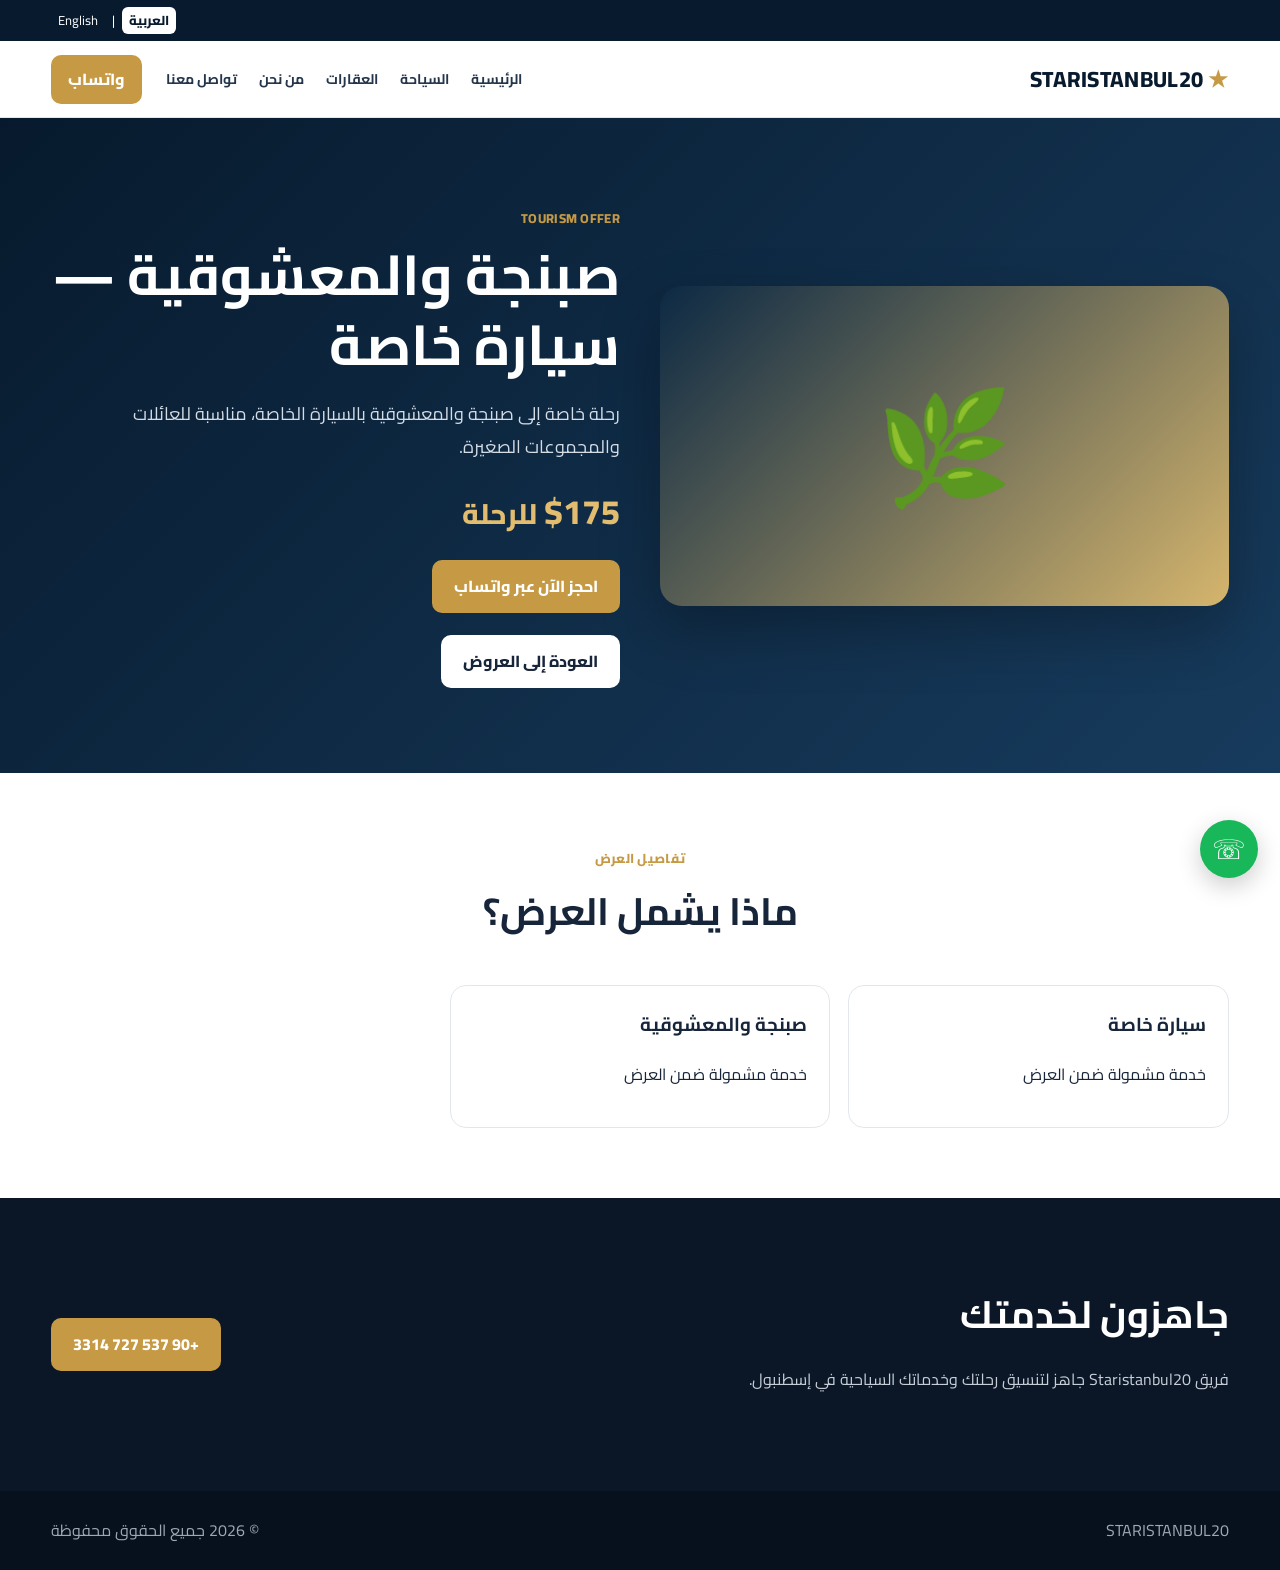
<file: tour-sapanca-masukiye-private.html>
<!doctype html><html lang="ar" dir="rtl"><head><meta charset="utf-8"><meta name="viewport" content="width=device-width,initial-scale=1"><link rel="stylesheet" href="styles.css"><title>صبنجة والمعشوقية — سيارة خاصة | Staristanbul20</title><meta name="description" content="Private Sapanca & Maşukiye - Staristanbul20"></head><body><div class="topbar"><div class="container"><button class="lang-btn active" data-lang="ar">العربية</button><span>|</span><button class="lang-btn" data-lang="en">English</button></div></div>
<header class="header"><div class="container nav"><a class="logo" href="index.html"><b>★</b> STARISTANBUL20</a><nav class="navlinks"><a href="index.html#home" data-ar="الرئيسية" data-en="Home">الرئيسية</a><a href="index.html#tourism" data-ar="السياحة" data-en="Tourism">السياحة</a><a href="index.html#properties" data-ar="العقارات" data-en="Real Estate">العقارات</a><a href="index.html#about" data-ar="من نحن" data-en="About Us">من نحن</a><a href="index.html#contact" data-ar="تواصل معنا" data-en="Contact Us">تواصل معنا</a></nav><a class="wa" href="https://wa.me/905377273314" target="_blank" data-ar="واتساب" data-en="WhatsApp">واتساب</a></div></header>
<section class="detail-hero"><div class="container detail-card"><div class="detail-visual">🌿</div><div><span class="tag" data-ar="TOURISM OFFER" data-en="TOURISM OFFER">TOURISM OFFER</span><h1 data-ar="صبنجة والمعشوقية — سيارة خاصة" data-en="Private Sapanca & Maşukiye">🌿 صبنجة والمعشوقية — سيارة خاصة</h1><p data-ar="رحلة خاصة إلى صبنجة والمعشوقية بالسيارة الخاصة، مناسبة للعائلات والمجموعات الصغيرة." data-en="Private trip to Sapanca & Maşukiye by private car, suitable for families and small groups.">رحلة خاصة إلى صبنجة والمعشوقية بالسيارة الخاصة، مناسبة للعائلات والمجموعات الصغيرة.</p><div class="detail-price">$175 <small data-ar="للرحلة" data-en="per trip">للرحلة</small></div><a class="btn gold" href="#" data-wa-ar="مرحباً، أريد تفاصيل وحجز صبنجة والمعشوقية — سيارة خاصة بسعر $175 للرحلة" data-wa-en="Hello, I would like details and booking for Private Sapanca &amp; Maşukiye at $175 per trip" data-ar="احجز الآن عبر واتساب" data-en="Book now on WhatsApp">احجز الآن عبر واتساب</a><div class="back"><a class="btn" style="background:#fff;color:#17253a" href="index.html#tourism" data-ar="العودة إلى العروض" data-en="Back to offers">العودة إلى العروض</a></div></div></div></section>
<section class="detail-section"><div class="container"><div class="heading"><span class="tag" data-ar="تفاصيل العرض" data-en="OFFER DETAILS">تفاصيل العرض</span><h2 data-ar="ماذا يشمل العرض؟" data-en="What is included?">ماذا يشمل العرض؟</h2></div><div class="detail-grid"><div class="info-box"><h3 data-ar="سيارة خاصة" data-en="Private car">سيارة خاصة</h3><p data-ar="خدمة مشمولة ضمن العرض" data-en="Included in the offer">خدمة مشمولة ضمن العرض</p></div><div class="info-box"><h3 data-ar="صبنجة والمعشوقية" data-en="Sapanca & Maşukiye">صبنجة والمعشوقية</h3><p data-ar="خدمة مشمولة ضمن العرض" data-en="Included in the offer">خدمة مشمولة ضمن العرض</p></div></div></div></section>
<section class="section contact"><div class="container box"><div><h2 data-ar="جاهزون لخدمتك" data-en="Ready to help you">جاهزون لخدمتك</h2><p data-ar="فريق Staristanbul20 جاهز لتنسيق رحلتك وخدماتك السياحية في إسطنبول." data-en="The Staristanbul20 team is ready to arrange your Istanbul trip and tourism services.">فريق Staristanbul20 جاهز لتنسيق رحلتك وخدماتك السياحية في إسطنبول.</p></div><a class="btn gold" href="https://wa.me/905377273314" target="_blank">+90 537 727 3314</a></div></section><a class="float" href="https://wa.me/905377273314" target="_blank" aria-label="WhatsApp">☏</a><footer class="footer"><div class="container"><div>STARISTANBUL20</div><div data-ar="© 2026 جميع الحقوق محفوظة" data-en="© 2026 All rights reserved">© 2026 جميع الحقوق محفوظة</div></div></footer><script src="lang.js"></script></body></html>
</file>
<file: styles.css>
@import url('https://fonts.googleapis.com/css2?family=Cairo:wght@400;600;700;800&display=swap');
:root{--navy:#081a2e;--navy2:#0e2945;--gold:#c69a45;--gold2:#e2bd70;--text:#17253a;--muted:#6c7887;--light:#f5f7f9;--line:#e3e7eb;--wa:#18b75a}
*{box-sizing:border-box}html{scroll-behavior:smooth}body{margin:0;font-family:Cairo,Arial,sans-serif;color:var(--text);background:#fff;line-height:1.8}.container{width:min(1180px,92%);margin:auto}.topbar{background:var(--navy);color:#fff}.topbar .container{display:flex;justify-content:flex-end;align-items:center;gap:7px;padding:7px 0;font-size:13px}.lang-btn{border:0;background:transparent;color:#fff;font:inherit;cursor:pointer;padding:2px 7px;border-radius:6px}.lang-btn.active{background:#fff;color:var(--navy);font-weight:800}.header{position:sticky;top:0;z-index:50;background:#fff;border-bottom:1px solid var(--line)}.nav{min-height:76px;display:flex;align-items:center;gap:24px}.logo{font-size:22px;font-weight:800;letter-spacing:.3px;color:var(--navy);text-decoration:none;white-space:nowrap}.logo b{color:var(--gold)}.navlinks{display:flex;gap:22px;margin-inline-start:auto}.navlinks a{text-decoration:none;color:#25364c;font-weight:700;font-size:14px}.wa{background:var(--gold);color:#fff!important;padding:10px 17px;border-radius:10px;text-decoration:none;font-weight:800}.hero{min-height:610px;background:linear-gradient(90deg,#071526ee,#07152655),url('https://images.unsplash.com/photo-1524231757912-21f4fe3a7200?auto=format&fit=crop&w=1800&q=85') center/cover;display:flex;align-items:center;color:#fff}.hero h1{font-size:clamp(38px,6vw,70px);line-height:1.2;margin:12px 0}.hero p{max-width:690px;font-size:18px;color:#e4e9ef}.tag{color:var(--gold);font-weight:800;font-size:13px;letter-spacing:.3px}.btn{display:inline-block;text-decoration:none;font-weight:800;padding:11px 21px;border-radius:10px;border:1px solid transparent;cursor:pointer}.gold{background:var(--gold);color:#fff}.outline{border-color:#fff;color:#fff;margin-inline-start:8px}.section{padding:82px 0}.heading{text-align:center;margin-bottom:40px}.heading h2{font-size:38px;margin:5px 0}.heading p{color:var(--muted);max-width:820px;margin:0 auto}.properties{background:var(--light)}.property-grid{display:grid;grid-template-columns:repeat(2,1fr);gap:25px}.property{background:#fff;border:1px solid var(--line);border-radius:18px;overflow:hidden;box-shadow:0 10px 35px #091b300d}.property img{width:100%;height:280px;display:block;object-fit:cover}.property-body{padding:24px}.property h3{font-size:24px;line-height:1.45;margin:5px 0}.location{color:var(--gold);font-weight:700;font-size:13px}.price{font-size:31px;font-weight:800;color:var(--navy);margin:13px 0}.facts{display:grid;grid-template-columns:repeat(3,1fr);gap:8px;margin:16px 0}.fact{background:#f4f6f8;border-radius:10px;padding:8px;text-align:center}.fact b{display:block;font-size:17px}.fact small{color:var(--muted)}.features{display:grid;grid-template-columns:1fr 1fr;gap:7px;color:#455466;font-size:14px}.details{margin-top:20px}.featured-section{background:#fff}.featured-image{background:#071a2d;border-radius:20px;padding:12px;box-shadow:0 18px 55px #0002}.featured-image img{display:block;width:100%;border-radius:14px}.project-dark{background:var(--navy);color:#fff}.project-dark .heading p{color:#c8d0da}.featured{display:grid;grid-template-columns:1.1fr .9fr;gap:35px;align-items:center}.featured img{width:100%;border-radius:16px}.featured h3{font-size:34px;margin:0 0 10px}.featured p{color:#d0d7df}.bullets{display:grid;grid-template-columns:1fr 1fr;gap:10px;margin:20px 0}.bullets div{border:1px solid #ffffff22;padding:10px 12px;border-radius:9px}.tour-grid{display:grid;grid-template-columns:repeat(3,1fr);gap:22px}.tour-card{background:#fff;border:1px solid var(--line);border-radius:18px;overflow:hidden;box-shadow:0 10px 35px #091b300d;transition:.2s}.tour-card:hover{transform:translateY(-4px);box-shadow:0 16px 42px #091b3018}.tour-icon{height:120px;display:grid;place-items:center;font-size:54px;background:linear-gradient(135deg,#f7f2e7,#edf3f7)}.tour-body{padding:22px}.tour-type{color:var(--gold);font-size:12px;font-weight:800;text-transform:uppercase}.tour-body h3{font-size:21px;margin:5px 0 8px;line-height:1.45}.tour-body p{color:#657283;font-size:14px;min-height:55px}.tour-meta{display:flex;flex-wrap:wrap;gap:7px;margin:14px 0}.tour-meta span{font-size:12px;background:#f4f6f8;border-radius:20px;padding:5px 9px;color:#455466}.tour-price{display:flex;align-items:baseline;gap:4px;margin:16px 0}.tour-price b{font-size:30px;color:var(--navy)}.tour-price small{color:var(--muted)}.tour-card .btn{font-size:13px;width:100%;text-align:center}.about{background:#f5f1e8}.contact{background:#0b1727;color:#fff}.contact .box{display:flex;justify-content:space-between;align-items:center;gap:30px}.contact h2{font-size:38px;margin:0}.contact p{color:#c6ced8}.footer{padding:25px 0;background:#07101d;color:#9da8b5}.footer .container{display:flex;justify-content:space-between;gap:20px}.float{position:fixed;bottom:22px;inset-inline-start:22px;background:var(--wa);color:#fff;width:58px;height:58px;border-radius:50%;display:grid;place-items:center;font-size:27px;text-decoration:none;z-index:40;box-shadow:0 8px 25px #0003}.detail-hero{padding:85px 0;background:linear-gradient(135deg,#071a2d,#173b5d);color:#fff}.detail-card{display:grid;grid-template-columns:1fr 1fr;gap:40px;align-items:center}.detail-visual{min-height:320px;border-radius:22px;background:linear-gradient(135deg,#0c2944,#d5b56d);display:grid;place-items:center;font-size:110px;box-shadow:0 25px 60px #0004}.detail-hero h1{font-size:clamp(34px,5vw,56px);line-height:1.25;margin:8px 0}.detail-hero p{color:#d4dce5;font-size:18px}.detail-price{font-size:34px;font-weight:800;color:var(--gold2);margin:18px 0}.detail-section{padding:70px 0}.detail-grid{display:grid;grid-template-columns:repeat(3,1fr);gap:18px}.info-box{background:#fff;border:1px solid var(--line);border-radius:16px;padding:22px}.info-box h3{margin-top:0}.back{margin-top:22px}.mobile-menu{display:none}
@media(max-width:1000px){.tour-grid{grid-template-columns:repeat(2,1fr)}}
@media(max-width:800px){.nav{justify-content:space-between}.navlinks{display:none}.property-grid,.featured,.detail-card,.tour-grid{grid-template-columns:1fr}.facts{grid-template-columns:1fr 1fr}.features,.bullets,.detail-grid{grid-template-columns:1fr}.contact .box,.footer .container{display:block}.contact .btn{margin-top:15px}.hero{min-height:570px}.hero p{font-size:16px}.property img{height:230px}.detail-hero{padding:55px 0}.detail-visual{min-height:240px;font-size:80px}.topbar .container{justify-content:center}.outline{margin-inline-start:0;margin-top:8px}}
</file>
